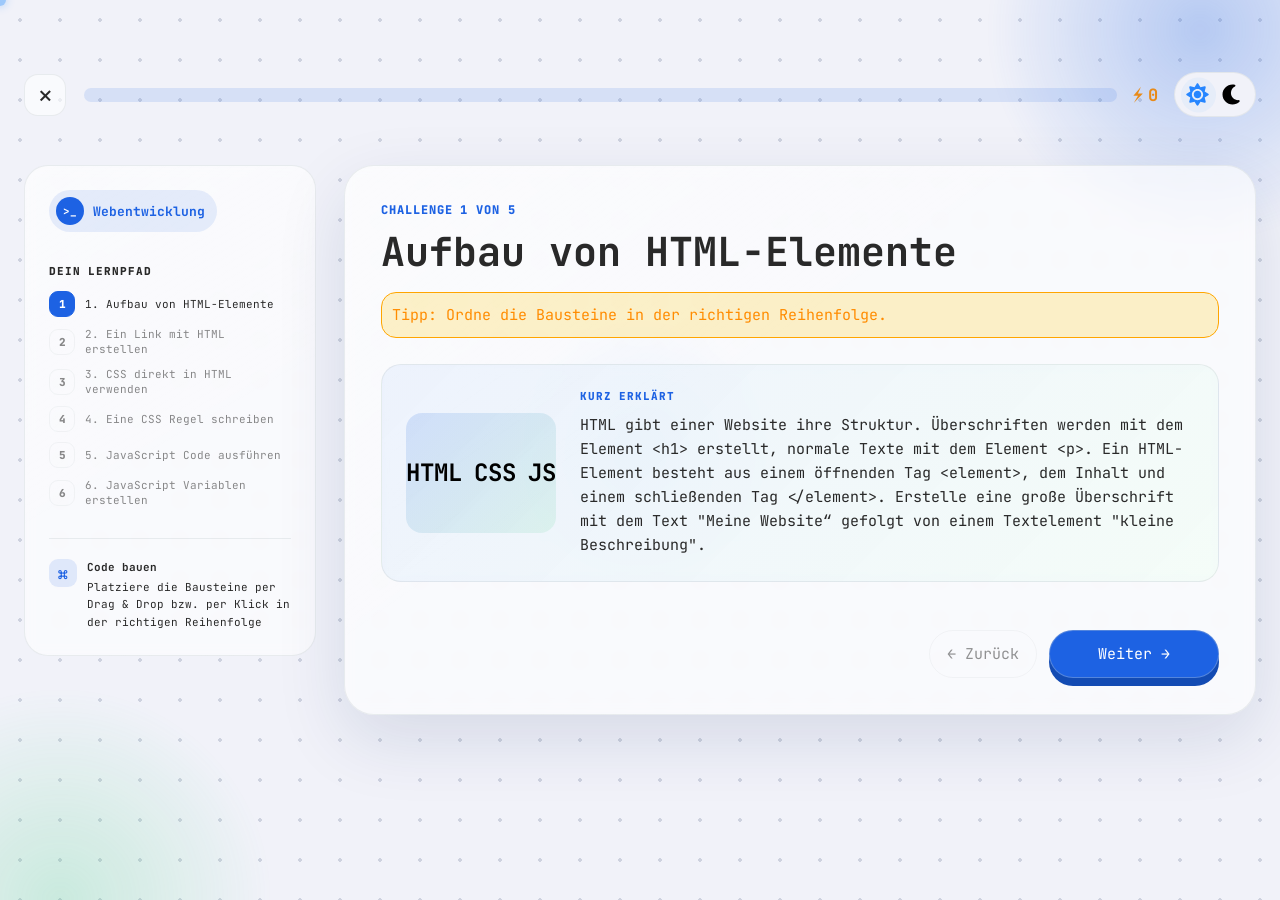
<file: probekurs.html>
<!DOCTYPE html>
<html lang="de">
<head>
    <meta charset="UTF-8">
    <meta name="viewport" content="width=device-width, initial-scale=1.0">
    <meta name="description" content="Ein spielerischer Probekurs für Programmier-Einsteiger.">
    <title>Probekurs</title>
    <link rel="stylesheet" href="style.css">
</head>
<body class="trial-page">
    <div class="cursor"></div>
    <div class="cursor-glow"></div>
    <div class="trial-orb trial-orb-one"></div>
    <div class="trial-orb trial-orb-two"></div>

    <main class="trial-shell">
        <header class="trial-header">
            <a class="trial-close" href="kurse.html" aria-label="Zurück zu den Kursen">×</a>
            <div class="trial-progress" aria-label="Lektionsfortschritt"><span class="trial-progress-bar"></span></div>
            <span class="trial-streak" aria-label="Punkte"><span aria-hidden="true">⚡</span> <strong class="trial-score">0</strong></span>
            <label class="darkmode-toggle trial-theme-toggle" aria-label="Farbschema wechseln">
                <span class="selector"></span>
                <img src="assets/images/sun-solid-full.svg" alt="" class="mode-icon light">
                <img src="assets/images/moon-solid-full.svg" alt="" class="mode-icon dark">
            </label>
        </header>

        <div class="trial-layout">
            <aside class="trial-sidebar">
                <div class="trial-badge"><span class="trial-course-icon">&lt;/&gt;</span><span class="trial-course-name">Probekurs</span></div>
                <p class="trial-sidebar-label">DEIN LERNPFAD</p>
                <div class="trial-steps" aria-label="Aufgabenfortschritt"></div>
                <div class="trial-tip"><span aria-hidden="true">⌘</span><p><strong>Code bauen</strong>Platziere die Bausteine per Drag & Drop bzw. per Klick in der richtigen Reihenfolge</p></div>
            </aside>

            <section class="trial-lesson" aria-live="polite">
                <p class="trial-step">CHALLENGE <span class="trial-step-number">1</span> VON 5</p>
                <h1 class="trial-question">Lade die Lektion …</h1>
                <p class="trial-hint"></p>
                <div class="trial-explainer">
                    <div class="trial-concept-visual" aria-hidden="true"></div>
                    <div><p class="trial-explainer-label">KURZ ERKLÄRT</p><p class="trial-explainer-text"></p></div>
                </div>
                <div class="code-builder">
                    <div class="code-window">
                        <div class="code-window-bar"><span></span><span></span><span></span><p class="trial-file-name">main.html</p></div>
                        <div class="code-slots" aria-label="Code-Arbeitsbereich"></div>
                    </div>
                    <div class="code-bank-wrap">
                        <p>CODE-BAUSTEINE</p>
                        <div class="code-bank" aria-label="Verfügbare Code-Bausteine"></div>
                    </div>
                </div>
                <div class="trial-result" hidden><p>DEIN AKTUELLER CODE</p><pre><code></code></pre></div>
                <div class="trial-feedback-box" role="status" hidden><p class="trial-feedback"></p></div>
                <div class="trial-actions"><button class="trial-prev" type="button">← Zurück</button><button class="trial-next" type="button">Weiter →</button></div>
            </section>
        </div>

    </main>

    <script src="script.js"></script>
    <script src="probekurs.js"></script>
</body>
</html>
</file>
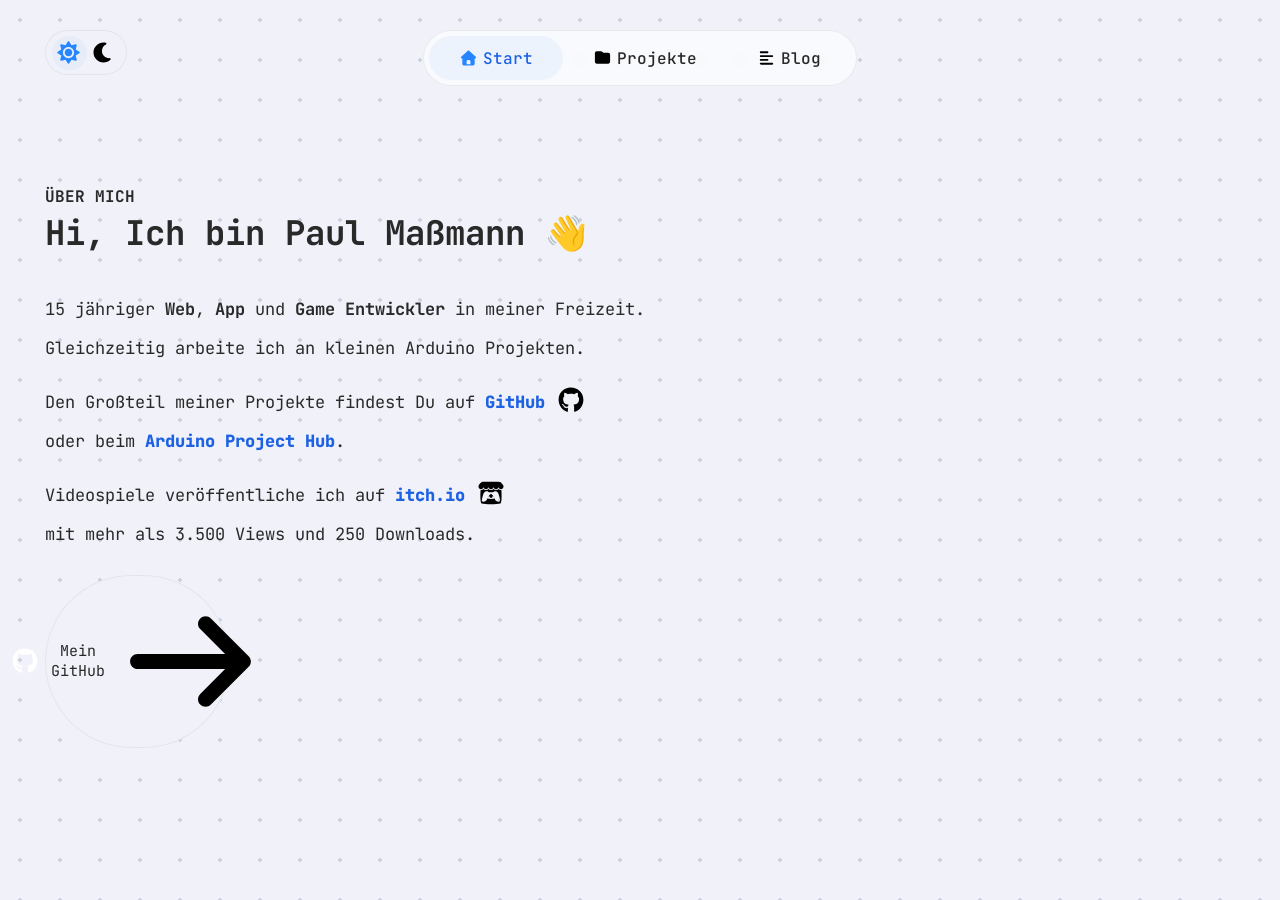
<file: start.html>
<!DOCTYPE html>
<html lang="en">
<head>
    <meta charset="UTF-8">
    <title>Start</title>
</head>
<body>
    <link rel="stylesheet" href="style.css">
    <link rel="stylesheet" href="https://fonts.googleapis.com/css2?family=Inter:wght@400;500;600;700&display=swap">
    
    <!-- Top Bar -->
    <div class="top-bar">

        <!-- Dark & Light mode toggle -->
        <label class="darkmode-toggle">
            <span class="selector"></span>
            <img src="assets/images/sun-solid-full.svg" alt="Light Mode Icon" class="mode-icon light">
            <img src="assets/images/moon-solid-full.svg" alt="Dark Mode Icon" class="mode-icon dark">
        </label>

        <!-- Navigation Bar -->
        <nav class="navbar">
            <div class="nav-container">
                <div class="nav-indicator"></div>

                <a href="start.html" class="nav-item active">
                    <img src="assets/images/house-solid-full.svg" alt="Start Icon" class="nav-icon">
                    <span>Start</span>
                </a>
                <a href="projekte.html" class="nav-item">
                    <img src="assets/images/folder-solid-full.svg" alt="Projekte Icon" class="nav-icon">
                    <span>Projekte</span>
                </a>
                <a href="blog.html" class="nav-item">
                    <img src="assets/images/align-left-solid-full.svg" alt="Blog Icon" class="nav-icon">
                    <span>Blog</span>
                </a>
            </div>
        </nav>
    </div>

    <!-- Content -->
    <div class="main-container">
        <h4 class="main-text">ÜBER MICH</h4>
        <h1 class="main-text">Hi, Ich bin Paul Maßmann 👋</h1>
        <p class="main-text">15 jähriger <strong>Web</strong>, <strong>App</strong> und <strong>Game Entwickler</strong> in meiner Freizeit.</p>
        <p class="main-text">Gleichzeitig arbeite ich an kleinen Arduino Projekten.</p>
        <p class="main-text">Den Großteil meiner Projekte findest Du auf <a href="https://github.com/Paul-dev-git" class="link">GitHub</a>
            <a href="https://github.com/Paul-dev-git">
                <img src="assets/images/github-brands-solid-full.svg" class="main-image">
            </a>
        </p>
        <p class="main-text">oder beim <a href="https://projecthub.arduino.cc/arduinonano" class="link">Arduino Project Hub</a>.</p>
        <p class="main-text">Videospiele veröffentliche ich auf <a href="https://pauligamedev.itch.io/" class="link">itch.io</a>
            <a href="https://pauligamedev.itch.io/">
                <img src="assets/images/itch-io-brands-solid-full.svg" class="main-image">
            </a>
        </p>
        <p class="main-text">mit mehr als 3.500 Views und 250 Downloads.</p>
        <a href="https://github.com/Paul-dev-git">
            <button>
                <img src="assets/images/github-brands-solid-full.svg" class="github-icon">
                Mein GitHub
                <img src="assets/images/arrow-right-solid-full.svg" class="arrow">
            </button>
        </a>
    </div>
    <script src="script.js"></script>
</body>
</html>
</file>
<file: style.css>
@import url('https://fonts.googleapis.com/css2?family=JetBrains+Mono:ital,wght@0,100..800;1,100..800&display=swap');

/* =========================================================
  1. Variablen
  ========================================================= */

:root {
    --color-bg-light: rgb(241, 242, 249);
    --color-bg-dark: #070712;

    --color-surface-light: rgb(255 255 255 / 0.6);
    --color-surface-dark: rgb(46 46 55 / 0.35);

    --color-second-surface-light: rgb(241, 242, 249);
    --color-second-surface-dark: rgba(57, 61, 71, 0.4);

    --color-text-light: #292929;
    --color-text-dark: #f2f2f7;

    --color-primary: #1d62e3;
    --color-primary-transparent: rgb(29 98 227 / 0.4);

    --color-hover-light: rgba(152, 152, 170, 0.17);
    --color-hover-dark: rgba(255,255,255,0.08);

    --color-shadow-light: rgba(0, 80, 255, 0.3);
    --color-shadow-dark: rgba(0, 80, 255, 0.2);

    --background-color: var(--color-bg-light);
    --surface-color: var(--color-surface-light);
    --second-surface-color: var(--color-second-surface-light);
    --text-color: var(--color-text-light);
    --nav-active-bg: rgba(186, 214, 250, 0.2);

    --grid-color-light: rgb(206, 210, 223);
    --grid-color-dark: rgb(27 28 35);

    --border-color-light: rgba(194, 203, 207, 0.33);
    --border-color-dark: rgb(38, 38, 41);

    --grid-size: 40px;
    --grid-cross: 4px;

    --grid-color: var(--grid-color-light);
    --color-border: var(--border-color-light);
    --color-shadow: var(--color-shadow-light);
}

/* Ensure [hidden] removes element from layout so empty containers do not occupy space */
[hidden] { display: none !important; }

/* =========================================================
   2. Dunkelmodus
   ========================================================= */

[data-theme="dark"] {
    --background-color: var(--color-bg-dark);
    --surface-color: var(--color-surface-dark);
    --second-surface-color: var(--color-second-surface-dark);
    --text-color: var(--color-text-dark);
    --nav-active-bg: var(--color-hover-dark);
    --grid-color: var(--grid-color-dark);
    --color-border: var(--border-color-dark);
    --color-shadow: var(--color-shadow-dark);

    .blog-icon{
        filter: invert(100%);
    }
}

/* =========================================================
   3. Aufbau
   ========================================================= */

body{
    margin:0;
    height: 100%;
    min-width: 0;
    overflow-x: hidden;
    cursor: none;
    font-family:"JetBrains Mono", monospace;
    background-color:var(--background-color);
    transition: background-color 0.25s ease-in-out;
}

html {
    scroll-behavior: auto;
}

body::before{
    content:"";
    position:fixed;
    inset:0;
    z-index:-1;

    background-image: radial-gradient(
            circle,
            var(--grid-color) calc(var(--grid-cross) / 2),
            transparent calc(var(--grid-cross) / 2)
    );

    background-size: var(--grid-size) var(--grid-size);
}


.footer-container{
    display:flex;
    flex-direction: column;
    justify-content: center;
    align-items: center;
    padding: 100px 20px 20px 20px;
    background: linear-gradient(to top, var(--background-color), rgba(255, 255, 255, 0));
    color: var(--text-color);
}

/* =========================================================
   4. Layout
   ========================================================= */

.top-bar {
    display: flex;
    align-items: center;
    justify-content: center;
    position: relative;
    margin-top: 30px;
    width: 100%;
    z-index: 1000;
}

.navbar {
    position: fixed;
    top: 30px;
    display: flex;
    justify-content: center;
    width: auto;
    z-index: 1000;
    background-color: var(--surface-color);
    backdrop-filter: blur(3px);
    padding: 5px 0;
    border: 1px solid var(--color-border);
    border-radius: 90px;
}

.darkmode-toggle {
    position: fixed;
    top: 30px;
    left: 45px;
    display: flex;
    align-items: center;
    justify-content: center;
    width: 60px;
    height: 23px;
    padding: 10px;
    background-color: var(--second-surface-color);
    border-radius: 90px;
    border: 1px solid var(--color-border);
    cursor: pointer;
    z-index: 1001;
    backdrop-filter: blur(3px);
    box-sizing: content-box;
}

.skills-container,
.project-container {
    margin-top: 40px;
    margin-left: auto;
    margin-right: auto;
    max-width: 800px;
    backdrop-filter: blur(2px);
    z-index: 5;
}

/* =========================================================
   5. Inhalt
   ========================================================= */

.main-container{
    margin-top: 120px;
    padding: 15px;
    border-radius: 25px;
    animation: flyIn 0.8s ease forwards;
    animation-delay: 0.4s;
    transition: box-shadow 0.4s ease-in-out;
}

#start-container{
    width: 600px;
}

.hero{
    display: flex;
    flex-direction: row;
    justify-content: center;
    align-items: center;
    margin-left: 15%;
}

#higher{
    margin-top: -20px;
}

#up{
    margin-top: -30px;
}

#mac-image{
    width: 70%;
    margin-top: 10%;
    border-radius: 25px;
    border: 2px solid var(--color-border);
}

#projekte-button{
    background-color: var(--text-color);
    color: var(--background-color);
}

#projekte-button:hover{
    border: 0 solid var(--background-color);
}

.stats-grid{
    display: flex;
    flex-direction: row;
    justify-content: center;
    margin-top: 50px;
    margin-left: 3%;
    margin-bottom: 100px;
}

.leidenschaften-grid{
    display: flex;
    flex-direction: row;
    justify-content: center;
    margin-top: -10px;
    margin-left: 3%;
    margin-bottom: 100px;
}

#leidenschaften-item1,
#leidenschaften-item2,
#leidenschaften-item3,
#leidenschaften-item4 {
    display: flex;
    flex-direction: column;
    margin-left: 10px;
    margin-right: 20px;
    padding-left: 20px;
    padding-right: 20px;
    width: 200px;
    border-radius: 25px;
    border: 2px solid var(--color-border);
    backdrop-filter: blur(3px);
    transition: transform 0.3s ease-in-out, border 0.3s ease-in-out, box-shadow 0.3s ease-in-out;
}

.stats-item{
    display: flex;
    flex-direction: column;
    margin-left: 10px;
    margin-right: 20px;
    padding-left: 20px;
    padding-right: 20px;
    width: 200px;
    background-color: var(--surface-color);
    border-radius: 25px;
    border: 2px solid var(--color-border);
    backdrop-filter: blur(3px);
    transition: transform 0.3s ease-in-out,
                border 0.3s ease-in-out,
                box-shadow 0.3s ease-in-out;
}

.stats-item:hover {
    transform: translateY(-5px);
    box-shadow: 0 0 10px rgba(0, 72, 255, 0.25),
    0 0 20px rgba(0, 72, 255, 0.25),
    0 0 30px rgba(0, 89, 255, 0.25);
    border: 2px solid rgba(0, 81, 255, 0.78);
}

.linksbündig{
    display: flex;
    flex-direction: column;
    justify-content: flex-start;
}

#leidenschaften-item1{
    background: radial-gradient(circle at top right,
    rgb(180 235 255 / 0.5) 0%,
    rgba(180, 225, 255, 0.08) 50%,
    rgba(180, 225, 255, 0) 70%);
}

#leidenschaften-item1:hover{
    transform: translateY(-5px);
    box-shadow: 0 0 10px rgb(34 193 251 / 0.4),
    0 0 20px rgb(36 195 255 / 0.4),
    0 0 30px rgb(45 199 255 / 0.4);
    border: 2px solid rgb(41 156 198 / 0.78);
}

#leidenschaften-item2{
    background: radial-gradient(circle at top right,
    rgb(195 166 255 / 0.5) 0%,
    rgba(238, 235 ,252, 0.08) 50%,
    rgba(238, 235 ,252, 0) 70%);
}

#leidenschaften-item2:hover{
    transform: translateY(-5px);
    box-shadow: 0 0 10px rgb(136 74 255 / 0.4),
    0 0 20px rgb(132 70 251 / 0.4),
    0 0 30px rgb(131 70 255 / 0.4);
    border: 2px solid rgb(124 87 198 / 0.78);
}

#leidenschaften-item3{
    background: radial-gradient(circle at top right,
    rgb(105 223 152 / 0.5) 0%,
    rgba(46, 204, 113, 0.08) 50%,
    rgba(46, 204, 113, 0) 70%);
}

#leidenschaften-item3:hover{
    transform: translateY(-5px);
    box-shadow: 0 0 10px rgb(21 149 70 / 0.2),
    0 0 20px rgb(21 129 64 / 0.2),
    0 0 30px rgb(23 122 60 / 0.2);
    border: 2px solid rgb(38 138 78 / 0.78);
}

#leidenschaften-item4{
    background: radial-gradient(circle at top right,
    rgb(253 205 115 / 0.5) 0%,
    rgba(253, 240, 183, 0.08) 50%,
    rgba(253, 240, 183, 0) 70%);
}

#leidenschaften-item4:hover{
    transform: translateY(-5px);
    box-shadow:
            0 0 10px rgb(237 164 69 / 0.3),
            0 0 20px rgb(230 144 58 / 0.3),
            0 0 30px rgb(234 152 71 / 0.3);
    border: 2px solid rgb(255 182 39 / 0.78);
}

.stat{
    font-size: 28px;
    font-weight: bold;
    margin-bottom: -10px;
    color: var(--text-color);
    margin-left: 5px;
}

.leidenschaft-title{
    font-size: 20px;
    font-weight: bold;
    margin-bottom: -10px;
    margin-top: 25px;
    color: var(--text-color);
    margin-left: 5px;
}

.stats-image{
    width: 27px;
    margin-bottom: -20px;
    padding-top: 20px;
    margin-left: 5px;
}

#leidenschaften-image1,
#leidenschaften-image2,
#leidenschaften-image3,
#leidenschaften-image4 {
    width: 27px;
    margin-bottom: -20px;
    margin-top: 20px;
    margin-left: 5px;
    border-radius: 15px;
    padding: 8px;
}

#leidenschaften-image1{
    background-color: rgb(76 179 248 / 0.1);
}

#leidenschaften-image2{
    background-color: rgb(100 75 248 / 0.1);
}

#leidenschaften-image3{
    background-color: rgb(46 244 161 / 0.1);
}

#leidenschaften-image4{
    background-color: rgb(246 176 46 / 0.1);
}

#verfügbar_indicator{
    display: flex;
    flex-direction: row;
    align-items: center;
    justify-content: left;
    margin-left: 5%;
    margin-bottom: -2%;
    background-color: var(--surface-color);
    max-width: 300px;
    border-radius: 100px;
    border: 1px solid var(--color-border);
}

#hero2{
    margin-left: 0;
}

#verfügbar_indicator p{
    font-size: 14px;
    color: #626c77;
    margin-left: 15px;
}

.color-blob {
    position: absolute;
    top: 20px;
    right: 100px;
    width: 800px;
    height: 800px;
    z-index: -1;

    border-radius: 50%;

    background: radial-gradient(
            circle,
            rgba(29, 98, 227, 0.25) 0%,
            rgba(29, 98, 227, 0.05) 50%,
            rgba(29, 98, 227, 0) 70%
    );
}

.color-blob2 {
    position: absolute;
    top: 45px;
    left: 300px;
    width: 300px;
    height: 300px;
    z-index: -3;

    border-radius: 50%;

    background: radial-gradient(
            circle,
            rgba(46, 204, 113, 0.1) 0%,
            rgba(46, 204, 113, 0.02) 50%,
            rgba(46, 204, 113, 0) 70%
    );
}

.color-blob3 {
    position: absolute;
    top: 300px;
    left: 450px;
    width: 700px;
    height: 700px;
    z-index: -3;

    border-radius: 50%;

    background: radial-gradient(
            circle,
            rgba(174, 51, 237, 0.2) 0%,
            rgba(174, 51, 237, 0.02) 50%,
            rgba(174, 51, 237, 0) 70%
    );
}

.color-blob4 {
    position: absolute;
    top: 100px;
    right: 100px;
    width: 800px;
    height: 800px;
    z-index: -1;

    border-radius: 50%;

    background: radial-gradient(
            circle,
            rgba(29, 98, 227, 0.25) 0%,
            rgba(29, 98, 227, 0.05) 50%,
            rgba(29, 98, 227, 0) 70%
    );
}

.color-blob5 {
    position: absolute;
    top: 45px;
    left: 350px;
    width: 300px;
    height: 300px;
    z-index: -3;

    border-radius: 50%;

    background: radial-gradient(
            circle,
            rgba(46, 204, 113, 0.1) 0%,
            rgba(46, 204, 113, 0.02) 50%,
            rgba(46, 204, 113, 0) 70%
    );
}

.color-blob6 {
    position: absolute;
    top: 700px;
    left: 300px;
    width: 700px;
    height: 700px;
    z-index: -3;

    border-radius: 50%;

    background: radial-gradient(
            circle,
            rgba(174, 51, 237, 0.2) 0%,
            rgba(174, 51, 237, 0.02) 50%,
            rgba(174, 51, 237, 0) 70%
    );
}

.color-blob7 {
    position: absolute;
    top: 200px;
    right: 180px;
    width: 800px;
    height: 800px;
    z-index: -1;

    border-radius: 50%;

    background: radial-gradient(
            circle,
            rgba(29, 98, 227, 0.25) 0%,
            rgba(29, 98, 227, 0.05) 50%,
            rgba(29, 98, 227, 0) 70%
    );
}

.color-blob8 {
    position: absolute;
    top: 45px;
    left: 280px;
    width: 300px;
    height: 300px;
    z-index: -3;

    border-radius: 50%;

    background: radial-gradient(
            circle,
            rgba(46, 204, 113, 0.1) 0%,
            rgba(46, 204, 113, 0.02) 50%,
            rgba(46, 204, 113, 0) 70%
    );
}

.color-blob9 {
    position: absolute;
    top: 550px;
    left: 550px;
    width: 700px;
    height: 700px;
    z-index: -3;

    border-radius: 50%;

    background: radial-gradient(
            circle,
            rgba(174, 51, 237, 0.2) 0%,
            rgba(174, 51, 237, 0.02) 50%,
            rgba(174, 51, 237, 0) 70%
    );
}

.space{
    height: 35px;
}

#kurse-text{
    margin-top: 4px;
    margin-bottom: 50px;
}

#right-side{
    position: absolute;
    right: 20px;
    background-color: rgb(246 246 246 / 0.8);
    backdrop-filter: blur(3px);
}

#right-side p{
    color: #202020;
    padding-left: 5px;
    padding-right: 5px;
}

.color-blob10 {
    position: absolute;
    top: 100px;
    right: 550px;
    width: 800px;
    height: 800px;
    z-index: -1;

    border-radius: 50%;

    background: radial-gradient(
            circle,
            rgba(29, 98, 227, 0.25) 0%,
            rgba(29, 98, 227, 0.05) 50%,
            rgba(29, 98, 227, 0) 70%
    );
}


#green_dot {
    width: 10px;
    height: 10px;
    background-color: #2ecc71;
    border-radius: 50%;
    position: relative;
    display: inline-block;
    margin-left: 20px;
}

#white_dot {
    width: 10px;
    height: 10px;
    background-color: #ffffff;
    border-radius: 50%;
    position: relative;
    display: inline-block;
    margin-left: 5px;
}

#green_dot::before {
    content: "";
    position: absolute;
    top: 0;
    left: 0;
    width: 100%;
    height: 100%;
    background-color: #2ecc71;
    border-radius: 50%;
    z-index: 5;

    animation: pulse 2s infinite ease-out;
}

#white_dot::before {
    content: "";
    position: absolute;
    top: 0;
    left: 0;
    width: 100%;
    height: 100%;
    background-color: #ffffff;
    border-radius: 50%;
    z-index: 5;

    animation: pulse 2s infinite ease-out;
}

@keyframes pulse {
    0% {
        transform: scale(1);
        opacity: 0.75;
    }
    100% {
        transform: scale(3);
        opacity: 0;
    }
}

.small{
    font-size: 14px;
    color: var(--text-color);
    margin-left: 5px;
}

.leidenschaften-container {
    display: flex;
    flex-direction: column;
    justify-content: center;
    align-items: center;
    margin-top: 30px;
}

.skills{
    margin-top: -20px;
    margin-bottom: -80px;
}

.kontakt-container{
    display: flex;
    flex-direction: column;
    justify-content: center;
    align-items: center;
    background: linear-gradient(to bottom right, #d1cefa, #d2e5ff);
    margin-top: 120px;
    margin-left: 20%;
    margin-right: 20%;
    white-space: normal;
    padding: 20px;
    border-radius: 25px;
    border: 2px solid var(--color-border);
}

.row-layout{
    display: flex;
    flex-direction: row;
    justify-content: center;
    width: 80%;
}

.column-layout{
    width: 600px;
}

.column-layout h1{
    color: black;
    margin-left: -80px;
}

.column-layout h4{
    color: black;
    margin-left: -80px;
}

.column-layout p{
    color: black;
    margin-left: -80px;
}

#kontakt-button {
    display: flex;
    align-items: center;
    justify-content: center;
    gap: 10px;
    background-color: black;
    color: white;
    border: 1px solid var(--color-border);
    border-radius: 50px;
    height: 50px;
    padding: 10px 22px;
    align-self: center;
    width: 35%;
    margin-right: -70px;
}

.link {
    transition: transform 0.2s ease-in-out;
}

.link:hover {
    transform: scale(1.05);
}

.courses-button {
    transition: transform 0.2s ease-in-out;
}

.courses-button:hover {
    transform: scale(1.05);
}

#low{
    margin-top: 30px;
    font-size: 35px;
}

.project-container{
    display: flex;
    background: radial-gradient(circle at top right,
    rgb(93 207 248 / 0.7) 0%,
    rgb(80 178 244 / 0.2) 20%,
    var(--surface-color) 50%);
    border-radius: 25px;
    border: 1px solid var(--color-border);
    transition: box-shadow, border-color 0.4s ease-in-out;
    width: min(1000px, calc(100% - 40px));
    margin-left: auto;
    margin-right: auto;
}

.blog-container2{
    display: flex;
    background: radial-gradient(circle at top right,
    rgb(69 237 138 / 0.78) 0%,
    rgb(69 237 138 / 0.2) 20%,
    var(--surface-color) 50%);
    border-radius: 25px;
    border: 1px solid var(--color-border);
    transition: box-shadow, border-color 0.4s ease-in-out;
    margin-right: 10px;
    margin-left: 10px;
    width: 390px;
}

.blog-container3{
    display: flex;
    background: radial-gradient(circle at top right,
    rgb(169 130 250 / 0.78) 0%,
    rgb(195 166 255 / 0.2) 20%,
    var(--surface-color) 50%);
    border-radius: 25px;
    border: 1px solid var(--color-border);
    transition: box-shadow, border-color 0.4s ease-in-out;
    margin-right: 10px;
    margin-left: 10px;
    width: 390px;
}

#projectnum{
    background-color: rgb(80 178 244 / 0.2);
    width: fit-content;
    min-width: 125px;
    white-space: nowrap;
    border-radius: 15px;
    margin-top: 30px;
    margin-left: 25px;
    font-size: 15px;
    font-weight: bold;
    color: rgb(29 133 170);
    padding: 3px 15px;
}

.blogs-row{
    display: flex;
    flex-direction: row;
    justify-content: center;
    margin-top: 20px;
}

.blogs-row h1{
    max-width: 350px;
    margin-right: 20px;
}

.blogs-row p{
    max-width: 370px;
}

.project-image{
    width: 50%;
    z-index: 5;
    border-top-left-radius: 25px;
    border-bottom-left-radius: 25px;
    transition: transform 0.4s ease-in-out;
}

.project-info{
    width: 500px;
}

.blog-info{
    width: 500px;
    margin-top: 55px;
    margin-left: -10px;
}

.blog-icon{
    height: 22px;
    width: 22px;
    margin-right: 8px;
}

.project-info-text{
    color: var(--text-color);
    font-size: 16px;
    margin: -25px 10px 25px 40px;
}

.project-info-text-colored{
    color: rgb(44 135 168);
    font-size: 16px;
    font-weight: bold;
    margin: -40px 20px 25px 30px;
}

.blog-info-text{
    margin-left: 40px;
    margin-top: -25px;
    color: var(--text-color);
    font-size: 17px;
    width: 650px;
}

.buttons-container{
    display: flex;
    flex-direction: row;
    margin-top: -35px;
    margin-left: 10px;
}

.button1{
    color: var(--background-color);
    background-color: var(--text-color);
    border: 1px solid var(--color-border);
}

.button1:hover{
    color: var(--background-color);
    border: 1px solid var(--color-border);
}

.button2{
    margin-left: 10px;
}

@keyframes flyIn {
    from{ transform: translateY(40px); opacity:0; }
    to{ transform: translateY(0); opacity:1; }
}

.main-text{
    padding-left: 30px;
    color:var(--text-color);
}

.main-text-smaller{
    padding-left: 40px;
    color:var(--text-color);
    font-size: 30px;
    width: 700px;
}

.main-image{
    width: 32px;
    position: relative;
    top: 8px;
}

.github-icon{
    width:32px;
    filter: brightness(0) invert(1);
}

.arrow-icon{
    width: 16px;
    height: 16px;

    background-color: var(--text-color);

    -webkit-mask: url("assets/images/arrow-right-solid-full.svg") no-repeat center;
    mask: url("assets/images/arrow-right-solid-full.svg") no-repeat center;

    -webkit-mask-size: contain;
    mask-size: contain;

    transition: background-color 0.3s ease;
}

.arrow-icon-inverted{
    width: 16px;
    height: 16px;

    background-color: var(--background-color);

    -webkit-mask: url("assets/images/arrow-right-solid-full.svg") no-repeat center;
    mask: url("assets/images/arrow-right-solid-full.svg") no-repeat center;

    -webkit-mask-size: contain;
    mask-size: contain;

    transition: background-color 0.3s ease;
}

.arrow-icon-white{
    width: 16px;
    height: 16px;

    background-color: white;

    -webkit-mask: url("assets/images/arrow-right-solid-full.svg") no-repeat center;
    mask: url("assets/images/arrow-right-solid-full.svg") no-repeat center;

    -webkit-mask-size: contain;
    mask-size: contain;

    transition: background-color 0.3s ease;
}

.arrow-icon-blue{
    width: 20px;
    height: 20px;

    background-color: var(--color-primary);

    -webkit-mask: url("assets/images/arrow-right-solid-full.svg") no-repeat center;
    mask: url("assets/images/arrow-right-solid-full.svg") no-repeat center;

    -webkit-mask-size: contain;
    mask-size: contain;

    margin-top: 5px;
}

.arrow-icon-pink{
    width: 20px;
    height: 20px;

    background-color: #6d43c8;

    -webkit-mask: url("assets/images/arrow-right-solid-full.svg") no-repeat center;
    mask: url("assets/images/arrow-right-solid-full.svg") no-repeat center;

    -webkit-mask-size: contain;
    mask-size: contain;

    margin-top: 5px;
}

.arrow-icon-green{
    width: 20px;
    height: 20px;

    background-color: #19934d;

    -webkit-mask: url("assets/images/arrow-right-solid-full.svg") no-repeat center;
    mask: url("assets/images/arrow-right-solid-full.svg") no-repeat center;

    -webkit-mask-size: contain;
    mask-size: contain;

    margin-top: 5px;
}

.row{
    display: inline-flex;
    align-items: center;
    gap: 8px;
    color: var(--color-primary);
    font-size: 105%;
    font-weight: bold;
    margin-left: 40px;
    margin-bottom: 15px;
}

button {
    display: flex;
    align-items: center;
    justify-content: center;
    gap: 10px;
    font-size: 15px;
    font-family: "JetBrains Mono", monospace;
    color: var(--text-color);
    background-color: var(--second-surface-color);
    border: 1px solid var(--color-border);
    cursor: pointer;
    border-radius: 150px;
    padding: 10px 16px;
    margin-left: 30px;
    margin-top: 30px;
    margin-bottom: 20px;
    transition: transform 0.3s ease, color 0.3s, box-shadow 0.3s;
}

button:hover {
    transform: scale(1.05) rotate(2deg);
    box-shadow: 0 0 10px rgba(0, 72, 255, 0.25),
    0 0 20px rgba(0, 72, 255, 0.25),
    0 0 30px rgba(0, 89, 255, 0.25);
    border: 2px solid rgba(0, 81, 255, 0.78);
    color: var(--color-primary);
}

.button-icon{
    width: 24px;
    height: 24px;

    background-color: var(--text-color);

    -webkit-mask: url("assets/images/github-brands-solid-full.svg") no-repeat center;
    mask: url("assets/images/github-brands-solid-full.svg") no-repeat center;

    -webkit-mask-size: contain;
    mask-size: contain;

    transition: background-color 0.3s ease;
}

.live-button-icon{
    width: 24px;
    height: 24px;

    background-color: var(--text-color);

    -webkit-mask: url("assets/images/globe-solid-full.svg") no-repeat center;
    mask: url("assets/images/globe-solid-full.svg") no-repeat center;

    -webkit-mask-size: contain;
    mask-size: contain;

    transition: background-color 0.3s ease;
}

.mail-button-icon{
    width: 24px;
    height: 24px;

    background-color: var(--text-color);

    -webkit-mask: url("assets/images/envelope-regular-full.svg") no-repeat center;
    mask: url("assets/images/envelope-regular-full.svg") no-repeat center;

    -webkit-mask-size: contain;
    mask-size: contain;

    transition: background-color 0.3s ease;
}

.mail-button-icon-inverted{
    width: 24px;
    height: 24px;

    background-color: white;

    -webkit-mask: url("assets/images/envelope-regular-full.svg") no-repeat center;
    mask: url("assets/images/envelope-regular-full.svg") no-repeat center;

    -webkit-mask-size: contain;
    mask-size: contain;

    transition: background-color 0.3s ease;
}

button:hover .button-icon{
    background-color: var(--color-primary);
}

button:hover .mail-button-icon{
    background-color: var(--color-primary);
}

button:hover .arrow-icon{
    background-color: var(--color-primary);
}

button:hover .live-button-icon{
    background-color: var(--color-primary);
}

.mail-button {
    transition: transform 0.3s ease, color 0.3s, box-shadow 0.3s;
}

.mail-button:hover {
    transform: scale(1.05) rotate(2deg);
}

.project-button1 {
    margin-left: 10px;
}
.project-button2 {
    margin-left: -25px;
}

.title {
    display: flex;
    flex-direction: column;
    text-align: center;
    align-items: center;
    margin-top: 90px;
}

.title-text {
    font-size: 45px;
    margin-top: 30px;
    color: var(--text-color);
}

.title-description{
    margin-left: 25%;
    margin-right: 25%;
    margin-top: -30px;
    font-size: 22px;
    width: 70%;
    color: var(--text-color);
}

.marquee-container {
    display: flex;
    flex-direction: column;
    gap: 40px;

    width: 100vw;
    position: relative;
    left: 50%;
    right: 50%;
    margin-left: -150vw;
    margin-right: -50vw;

    overflow: hidden;
    padding: 20px 0;

    -webkit-mask-image: linear-gradient(
            to right,
            transparent 0%,
            black 8%,
            black 92%,
            transparent 100%
    );
    mask-image: linear-gradient(
            to right,
            transparent 0%,
            black 8%,
            black 92%,
            transparent 100%
    );
}

.marquee-row {
    display: flex;
    width: 100%;
    overflow: hidden;
}

.marquee-track {
    display: flex;
    gap: 30px;
    width: max-content;
}

.card {
    background-color: var(--surface-color);
    border: 1px solid var(--color-border);
    border-radius: 25px;
    padding: 20px 25px;
    box-shadow: 0 4px 8px rgba(0, 0, 0, 0.05);

    display: flex;
    align-items: center;
    gap: 15px;
    flex-shrink: 0;

    transition: transform 0.2s ease, box-shadow 0.2s ease, border-color 0.2s ease;
    cursor: pointer;
}

.card-icon {
    width: 40px;
    height: 40px;
    object-fit: contain;
}

.card-name {
    font-size: 22px;
    font-weight: 600;
    color: var(--text-color);
    white-space: nowrap;
}

.to-left .marquee-track {
    animation: scroll-left 25s linear infinite;
}

.to-right .marquee-track {
    animation: scroll-right 25s linear infinite;
}

@keyframes scroll-left {
    0% {
        transform: translateX(0);
    }
    100% {
        transform: translateX(-50%);
    }
}

@keyframes scroll-right {
    0% {
        transform: translateX(-50%);
    }
    100% {
        transform: translateX(0);
    }
}

.feature-section {
    display: grid;
    grid-template-columns: repeat(3, 320px);
    padding: 20px;
    box-sizing: border-box;
}

.feature-box {
    display: grid;
    text-align: left;
    grid-template-columns: auto 1fr;
    grid-template-rows: auto auto;
    column-gap: 10px;
    row-gap: 6px;
    width: 265px;
    background-color: var(--second-surface-color);
    padding: 20px;
    border-radius: 25px;
    border: 2px solid var(--color-border);
    transition: 
            transform 0.5s ease-in-out,
        box-shadow 0.5s ease-in-out,
        border 0.5s ease-in-out;
}

.feature-box:hover {
    transform: scale(1.05);
    box-shadow: 0 0 10px rgba(0, 72, 255, 0.25),
    0 0 20px rgba(0, 72, 255, 0.25),
    0 0 30px rgba(0, 89, 255, 0.25);
    border: 2px solid rgba(0, 81, 255, 0.78);
}

.feature-free-box {
    display: grid;
    text-align: left;
    grid-template-columns: auto 1fr;
    grid-template-rows: auto auto;
    column-gap: 10px;
    row-gap: 6px;
    width: 265px;
    background-color: var(--second-surface-color);
    padding: 20px;
    border-radius: 25px;
    border: 2px solid var(--color-border);
    transition:
            transform 0.5s ease-in-out,
            box-shadow 0.5s ease-in-out,
            border 0.5s ease-in-out;
}

.feature-free-box:hover {
    transform: scale(1.05);
    box-shadow: 0 0 10px rgba(0, 72, 255, 0.25),
    0 0 20px rgba(0, 72, 255, 0.25),
    0 0 30px rgba(0, 89, 255, 0.25);
    border: 2px solid rgba(0, 81, 255, 0.78);
}

.courses-button{
    background-color: var(--color-primary);
    padding: 12px 24px;
    color: white;
}

.contact-link {
    display: flex;
    align-items: center;
    justify-content: center;
    gap: 10px;
    width: fit-content;
    margin: 30px 0 20px 30px;
    border-radius: 150px;
    font-size: 15px;
    font-family: "JetBrains Mono", monospace;
}

.courses-button:hover {
    background-color: var(--color-primary);
    color: white;
}

.courses-button-2{
    background-color: var(--background-color);
    padding: 12px 24px;
    color: var(--text-color);
    border: 2px solid var(--color-border);
}

.courses-button-2:hover {
    color: var(--color-primary);
    border: 2px solid var(--color-primary);
}

.courses-buttons{
    display: flex;
    flex-direction: row;
    margin-bottom: 40px;
}

.courses-button-icon{
    width: 24px;
    filter: invert(100%);
}

.icon-holder {
    grid-column: 1;
    grid-row: 1;

    width: 22px;
    height: 22px;
    background-color: rgb(70 125 255 / 0.15);
    padding: 5px;
    border-radius: 10px;

    display: flex;
    align-items: center;
    align-self: center;
}

.feature-heading {
    grid-column: 2;
    grid-row: 1;

    margin: 0;
    font-size: 18px;
    font-weight: 800;
    color: var(--text-color);
    align-self: center;
}

.feature-text {
    grid-column: 2;
    grid-row: 2;

    margin: 0;
    font-size: 14px;
    line-height: 1.6;
    color: var(--text-color);
}

@media (max-width: 768px) {
    .feature-section {
        grid-template-columns: 1fr;
    }
}

a{
    text-decoration: none;
}

h1 {
    padding-bottom: 20px;
    font-size: 34px;
}

h4 {
    font-size: 16px;
    margin-bottom: -20px;
}

p {
    font-size: 17px;
}

.small-text{
    font-weight: 400;
    padding-left: 30px;
    margin-top: 50px;
    color:var(--text-color);
}

.link {
    color: var(--color-primary);
    font-weight: 800;
}

/* =========================================================
   6. Bereich "Erfahrung"
   ========================================================= */

.skills-container {
    padding: 15px;
    background-color:var(--surface-color);
    border-radius: 25px;
    border: 1px solid var(--color-border);
    animation: flyIn 0.8s ease forwards;
    animation-delay: 0.4s;
    opacity: 0;
    margin-bottom: 50px;
    transition: box-shadow 0.4s ease-in-out;
}

.skills-container:hover{
    box-shadow: 10px 10px 30px 0 var(--color-shadow);
}

.grid-container {
    display: grid;
    grid-template-columns: repeat(8, 1fr);
    margin-left: 20%;
    margin-right: 20%;
    gap: 20px;
    padding: 20px;
}

.grid-item {
    display: flex;
    flex-direction: column;
    align-items: center;
    padding: 10px;
    width: 100px;
    height: 100px;
    background-color: var(--second-surface-color);
    border-radius: 15px;
    border: 2px solid var(--color-border);
    transition: transform 0.3s ease, box-shadow 0.3s ease, border 0.3s ease;
}

.grid-item img {
    width: 50px;
    margin-bottom: 10px;
}

.grid-item p {
    margin: 0;
    font-size: 16px;
    font-weight: 300;
    color: var(--text-color);
}

.grid-item:hover {
    transform: scale(1.05) translateY(-5px);
    box-shadow: 0 0 10px rgba(0, 102, 255, 0.25),
    0 0 20px rgba(0, 81, 255, 0.25),
    0 0 30px rgba(0, 81, 255, 0.25);
    border: 2px solid var(--color-primary);
}

.languages-container{
    display: flex;
    flex-direction: row;
    position: absolute;
    left: 0;
    bottom: 0;
    z-index: 99;
    flex-wrap: wrap;
    gap: 5px 0;
    margin-left: 20px;
    margin-top: 35px;
    margin-bottom: 20px;
}

.blog-container{
    display: flex;
    flex-direction: row;
    flex-wrap: wrap;
    margin-left: 20px;
    gap: 2px 0;
    margin-bottom: -30px;
}

.language-item {
    display: flex;
    flex-direction: row;
    align-items: center;
    width: fit-content;
    margin-top: -40px;
    padding-left: 10px;
    margin-left: -5px;
    scale: 80%;
    background-color: var(--second-surface-color);
    backdrop-filter: blur(3px);
    border-radius: 150px;
    transition: transform 0.3s ease, box-shadow 0.3s ease, border 0.3s ease;
}

.live-indicator{
    position: absolute;
    display: flex;
    top: 10px;
    left: 10px;
    z-index: 99;
    flex-direction: row;
    align-items: center;
    padding-left: 10px;
    padding-right: 10px;
    background: rgb(255 0 0 / 0.65);
    backdrop-filter: blur(3px);
    border-radius: 100px;
}

.date-indicator{
    position: absolute;
    display: flex;
    top: 10px;
    right: 52%;
    z-index: 99;
    flex-direction: row;
    align-items: center;
    padding-left: 10px;
    padding-right: 10px;
    background: var(--surface-color);
    backdrop-filter: blur(3px);
    border-radius: 100px;
}

.live-indicator p{
    color: white;
    margin-left: 10px;
    font-size: 14px;
    font-weight: bold;
    margin-top: 8px;
    margin-bottom: 8px;
}

.date-indicator p{
    color: var(--text-color);
    margin-left: 10px;
    font-size: 14px;
    font-weight: bold;
    margin-top: 8px;
    margin-bottom: 8px;
}

.category-item {
    display: flex;
    flex-direction: row;
    align-items: center;
    width: fit-content;
    margin-top: -40px;
    padding-left: 10px;
    height: 40px;
    padding-right: 10px;
    scale: 80%;
    background-color: rgba(55, 142, 255, 0.2);
    border-radius: 150px;
    transition: transform 0.3s ease, box-shadow 0.3s ease, border 0.3s ease;
}

.category-item3 {
    display: flex;
    flex-direction: row;
    align-items: center;
    width: fit-content;
    margin-top: -40px;
    padding-left: 10px;
    height: 40px;
    padding-right: 10px;
    scale: 80%;
    background-color: rgb(169 130 250 / 0.2);
    border-radius: 150px;
    transition: transform 0.3s ease, box-shadow 0.3s ease, border 0.3s ease;
}

.category-item2 {
    display: flex;
    flex-direction: row;
    align-items: center;
    width: fit-content;
    margin-top: -40px;
    padding-left: 10px;
    height: 40px;
    padding-right: 10px;
    scale: 80%;
    background-color: rgb(46 204 113 / 0.2);
    border-radius: 150px;
    transition: transform 0.3s ease, box-shadow 0.3s ease, border 0.3s ease;
}

.category-item-learn{
    display: flex;
    align-items: center;
    width: fit-content;
    color: var(--color-primary);
    padding-left: 20px;
    padding-right: 20px;
    margin-bottom: -10px;
    height: 40px;
    scale: 90%;
    background-color: rgba(55, 142, 255, 0.2);
    border-radius: 150px;
    transition: transform 0.3s ease, box-shadow 0.3s ease, border 0.3s ease;
}

.rest-info-item{
    display: flex;
    flex-direction: row;
    align-items: center;
    width: fit-content;
    margin-top: -40px;
    height: 40px;
    padding-left: 5px;
    padding-right: 5px;
    margin-left: -20px;
    scale: 80%;
    color: var(--text-color);
}

.language-item img {
    max-width: 20px;
    margin-right: 10px;
}

.language-item p {
    margin: 0;
    font-size: 15px;
    color: var(--text-color);
}

.category-item p{
    color: var(--color-primary);
}

.category-item2 p{
    color: #19934d;
}

.category-item3 p{
    color: #6d43c8;
}

#green{
    color: #19934d;
}

#pink{
    color: #6f42c4;
}

/* =========================================================
   7. Navigation
   ========================================================= */

.nav-container{
    display:flex;
    justify-content:space-between;
    padding-left:5px;
    padding-right:5px;
}

.nav-item{
    display:flex;
    flex-direction:row;
    align-items:center;
    padding:5px 30px;
    text-decoration:none;
    color:var(--text-color);
    font-weight:500;
    font-size:16px;
}

.nav-icon{
    padding-right: 5px;
    margin-top: 5px;
    margin-bottom: 5px;
}

.nav-item img.nav-icon{
    width:24px;
    height:24px;
    margin-bottom:5px;
}

.nav-item.active{
    background:var(--nav-active-bg);
    border-radius:90px;
    color:var(--color-primary);
}

.nav-item.active img.nav-icon{
    filter: brightness(0) saturate(100%)
    invert(42%) sepia(98%) saturate(2592%)
    hue-rotate(199deg) brightness(101%) contrast(101%);
}

[data-theme="dark"] .nav-item:not(.active) img.nav-icon{
    filter: brightness(0) invert(1);
}

[data-theme="dark"] .main-image {
    filter: brightness(0) invert(1);
}

/* =========================================================
   8. Dunkelmodus Schalter
   ========================================================= */

.mode-icon{
    height:25px;
    width:25px;
    margin:0 5px;
}

.mode-icon.active{
    filter: brightness(0) saturate(100%)
    invert(42%) sepia(98%) saturate(2592%)
    hue-rotate(199deg) brightness(101%) contrast(101%);
}

[data-theme="dark"] .mode-icon.light{
    filter: brightness(0) invert(1);
}

.selector{
    position:absolute;
    top:50%;
    transform:translateY(-50%);
    width:35px;
    height:35px;
    background-color:var(--nav-active-bg);
    border-radius:50%;
    transition:left 0.3s;
}


.buttons {
    display:flex;
    justify-content:left;
    flex-wrap:wrap;
}

/* =========================================================
   9. für andere Geräte und Smartphones
   ========================================================= */

@media (max-width: 900px) {

    .grid-container {
        grid-template-columns: repeat(3, 1fr);
    }

}

@media (max-width: 700px) {

    .grid-container {
        grid-template-columns: repeat(2, 1fr);
    }

    .nav-item {
        padding: 5px 15px;
        font-size: 14px;
    }

    .nav-item img.nav-icon {
        width: 20px;
        height: 20px;
    }

    p {
        font-size: 14px;
    }

}

@media (max-width: 500px) {

    .grid-container {
        grid-template-columns: 1fr;
    }

    p{
        font-size: 14px;
    }

}

@media (max-width: 768px) {

    .navbar {
        top: 20px;
    }

    .darkmode-toggle {
        position: fixed;
        left: 43%;
        top: 85px;
        margin-top: 10px;
    }

    .main-container,
    .skills-container {
        margin-left: 20px;
        margin-right: 20px;
        margin-top: 140px;
    }

    p {
        font-size: 14px;
    }

}

.top-blur-overlay {
    position: fixed;
    top: 0;
    left: 0;
    width: 100%;
    height: 200px;
    pointer-events: none;
    z-index: 999;

    backdrop-filter: blur(20px);

    -webkit-mask-image: linear-gradient(to bottom, rgba(0,0,0,1), rgba(0,0,0,0));
    -webkit-mask-repeat: no-repeat;
    -webkit-mask-size: 100% 100%;
    mask-image: linear-gradient(to bottom, rgba(0,0,0,1), rgba(0,0,0,0));
    mask-repeat: no-repeat;
    mask-size: 100% 100%;
}

.blue {
    color: var(--color-primary);
    font-size: 140%;
}

.cursor-glow {
    position: fixed;
    left: 0;
    top: 0;

    width: 250px;
    height: 250px;

    pointer-events: none;
    border-radius: 50%;
    z-index: 0;

    background: radial-gradient(
            circle,
            rgba(0, 122, 255, 0.3),
            rgba(0, 122, 255, 0.15),
            rgba(0, 122, 255, 0.05),
            rgba(0, 122, 255, 0.001),
            rgba(0, 122, 255, 0)
    );

    transform: translate(-50%, -50%);
}

.comets {
    position: fixed;
    inset: 0;
    pointer-events: none;
    overflow: hidden;
}

.comet {
    position: absolute;
    width: 90px;
    height: 2px;

    background: linear-gradient(
            90deg,
            rgba(0, 122, 255, 0.02),
            rgb(0, 122, 255)
    );

    transform: rotate(45deg);
    animation: cometMove 8s linear infinite;
}

.comet:nth-child(1) {
    top: -20%;
    left: -10%;
    animation-delay: 3s;
}

.comet:nth-child(2) {
    top: -10%;
    left: -30%;
    animation-delay: 9s;
}

@keyframes cometMove {
    from {
        transform: translate(0, 0) rotate(30deg);
        opacity: 1;
    }
    to {
        transform: translate(120vw, 120vh) rotate(30deg);
        opacity: 0;
    }
}


a,
button,
input,
textarea,
select,
label {
    cursor: none;
}

.cursor {
    position: fixed;
    width: 12px;
    height: 12px;
    background: rgba(0, 123, 255, 0.35);
    border-radius: 50%;
    pointer-events: none;
    transform: translate(-50%, -50%);
    transition: transform 0.15s ease, width 0.15s ease, height 0.15s ease;
    z-index: 9999;
    backdrop-filter: blur(2px);
    box-shadow: 0 0 10px rgba(0, 123, 255, 0.3);
}

.cursor.hover {
    width: 28px;
    height: 28px;
}

::selection {
    background: rgba(0, 123, 255, 0.1);
}

.projects-wrapper {
    display: flex;
    gap: 30px;
    overflow-x: auto;
    scroll-snap-type: x mandatory;
    scroll-behavior: smooth;
    padding: 0 0;
    box-sizing: border-box;
}

.projects-wrapper::-webkit-scrollbar {
    display: none;
}
.projects-wrapper {
    -ms-overflow-style: none;
    scrollbar-width: none;
}

.project-card {
    flex: 0 0 100%;
    scroll-snap-align: center;
    box-sizing: border-box;
}

.carousel-btn {
    position: absolute;
    top: 50%;
    transform: translateY(-50%);
    z-index: 10;
    background-color: var(--surface-color);
    border: 1px solid var(--color-border);
    border-radius: 50%;
    width: 40px;
    height: 40px;
    font-size: 24px;
    color: var(--text-color);
    display: flex;
    align-items: center;
    justify-content: center;
    cursor: pointer;
    transition: transform 0.2s, background-color 0.2s;
}

.carousel-btn:hover {
    transform: translateY(-50%) scale(1.1);
    background-color: var(--color-primary);
    color: white;
}

.carousel-btn.prev {
    left: -80px;
}

.carousel-btn.next {
    right: -50px;
}

/* =========================================================
   10. Responsive layout overrides
   ========================================================= */

*,
*::before,
*::after {
    box-sizing: border-box;
}

img {
    max-width: 100%;
}

/* Keep the green accent attached to the availability indicator at every size. */
.color-blob2,
.color-blob5,
.color-blob8 {
    display: none;
}

#verfÃ¼gbar_indicator {
    position: relative;
    isolation: isolate;
    background:
        radial-gradient(circle at 20px 50%, rgba(46, 204, 113, 0.3), rgba(46, 204, 113, 0.08) 42%, transparent 72%),
        var(--surface-color);
    box-shadow: -18px 0 65px 18px rgba(46, 204, 113, 0.13);
}

#verfÃ¼gbar_indicator::after {
    content: "";
    position: absolute;
    z-index: 0;
    width: 260px;
    height: 260px;
    left: -105px;
    top: 50%;
    pointer-events: none;
    transform: translateY(-50%);
    border-radius: 50%;
    background: radial-gradient(
        circle,
        rgba(46, 204, 113, 0.38) 0%,
        rgba(46, 204, 113, 0.08) 50%,
        rgba(46, 204, 113, 0) 70%
    );
}

#verfÃ¼gbar_indicator > * {
    position: relative;
    z-index: 1;
}

@media (max-width: 1100px) {
    .hero {
        margin-left: 0;
        padding: 0 5vw;
    }

    #start-container,
    .main-container {
        width: min(600px, 100%);
    }

    .stats-grid,
    .leidenschaften-grid {
        flex-wrap: wrap;
        gap: 20px;
        margin-left: 0;
        padding: 0 20px;
    }

    .stats-item,
    #leidenschaften-item1,
    #leidenschaften-item2,
    #leidenschaften-item3,
    #leidenschaften-item4 {
        margin: 0;
    }

    .projekt-container,
    .project-container {
        width: min(800px, calc(100% - 40px));
        margin-left: auto;
        margin-right: auto;
    }

    .kontakt-container {
        margin-left: 10%;
        margin-right: 10%;
    }
}

@media (max-width: 768px) {
    :root {
        --grid-size: 32px;
    }

    .top-bar {
        margin-top: 16px;
    }

    .navbar {
        top: 16px;
        max-width: calc(100% - 24px);
    }

    .nav-container {
        width: 100%;
    }

    .nav-item {
        flex: 1 1 0;
        justify-content: center;
        padding: 7px 12px;
        font-size: 13px;
    }

    .nav-item img.nav-icon {
        width: 19px;
        height: 19px;
    }

    .darkmode-toggle {
        top: 76px;
        left: 50%;
        margin: 0;
        transform: translateX(-50%);
    }

    .top-blur-overlay {
        height: 150px;
    }

    .hero {
        display: block;
        padding: 0 20px;
    }

    .main-container,
    .skills-container {
        width: 100%;
        margin: 130px 0 0;
        padding: 15px 0;
    }

    .main-container h1,
    h1 {
        font-size: clamp(28px, 8vw, 34px);
    }

    .main-text,
    .small-text {
        padding-left: 0;
    }

    .main-container .main-text {
        padding-left: 0;
    }

    #verfÃ¼gbar_indicator {
        width: fit-content;
        max-width: 100%;
        margin-left: 0;
    }

    #verfÃ¼gbar_indicator p {
        font-size: 12px;
        margin-right: 14px;
    }

    #mac-image {
        display: block;
        width: min(100%, 520px);
        margin: 10px auto 0;
    }

    .buttons,
    .buttons-container,
    .courses-buttons {
        gap: 10px;
        margin-left: 0;
    }

    button {
        margin-left: 0;
    }

    .stats-grid,
    .leidenschaften-grid {
        display: grid;
        grid-template-columns: repeat(2, minmax(0, 1fr));
        gap: 14px;
        margin: 36px 0 64px;
        padding: 0 16px;
    }

    .stats-item,
    #leidenschaften-item1,
    #leidenschaften-item2,
    #leidenschaften-item3,
    #leidenschaften-item4 {
        width: 100%;
        min-width: 0;
        padding: 0 14px;
    }

    .leidenschaften-container {
        align-items: stretch;
        padding: 0 20px;
    }

    .leidenschaften-grid {
        padding: 0;
    }

    .skills {
        margin-bottom: -40px;
    }

    .title {
        margin-top: 120px;
        padding: 0 20px;
    }

    .title-text {
        font-size: clamp(30px, 9vw, 40px);
    }

    .title-description {
        width: 100%;
        margin: -15px 0 0;
        font-size: 16px;
    }

    .marquee-container {
        width: 100vw;
        left: 50%;
        right: auto;
        margin-left: -50vw;
        margin-right: 0;
        gap: 20px;
    }

    .card {
        padding: 14px 18px;
        border-radius: 18px;
    }

    .card-icon {
        width: 30px;
        height: 30px;
    }

    .card-name {
        font-size: 16px;
    }

    .feature-section {
        width: 100%;
        padding: 20px 0;
        gap: 14px;
    }

    .feature-box {
        width: 100%;
    }

    .courses-buttons {
        flex-wrap: wrap;
        justify-content: center;
        margin-bottom: 20px;
    }

    .grid-container {
        margin: 0;
        padding: 20px;
    }

    .project-container {
        display: flex;
        flex-direction: column;
        width: calc(100% - 32px);
        margin: 0 auto;
    }

    .project-image {
        width: 100%;
        border-radius: 25px 25px 0 0;
    }

    .project-info,
    .blog-info,
    .blog-info-text,
    .main-text-smaller {
        width: auto;
        max-width: none;
    }

    .project-info {
        padding: 0 20px 20px;
    }

    .blog-info {
        margin: 25px 0 0;
        padding: 0 20px 20px;
    }

    .main-text-smaller,
    .blog-info-text,
    .row {
        margin-left: 0;
    }

    .main-text-smaller {
        padding-left: 0;
        font-size: 26px;
    }

    .blog-info-text {
        margin-top: 0;
    }

    .blogs-row {
        flex-direction: column;
        gap: 16px;
        padding: 0 16px;
    }

    .blog-container2,
    .blog-container3 {
        width: 100%;
        margin: 0;
    }

    .blogs-row h1,
    .blogs-row p {
        max-width: none;
        margin-right: 0;
    }

    .date-indicator {
        right: 20px;
    }

    .languages-container {
        position: static;
        margin: 0;
        gap: 0;
    }

    .kontakt-container {
        margin: 70px 16px 0;
        padding: 24px 20px;
    }

    .row-layout {
        flex-direction: column;
        width: 100%;
    }

    .column-layout {
        width: 100%;
    }

    .column-layout h1,
    .column-layout h4,
    .column-layout p {
        margin-left: 0;
    }

    #kontakt-button {
        align-self: flex-start;
    }

    .footer-container {
        padding: 70px 20px 20px;
        text-align: center;
    }

    .footer-container p {
        line-height: 1.7;
    }
}

@media (max-width: 430px) {
    .nav-item {
        padding: 7px 8px;
        font-size: 11px;
    }

    .nav-item img.nav-icon {
        width: 17px;
        height: 17px;
        padding-right: 3px;
    }

    .stats-grid,
    .leidenschaften-grid {
        grid-template-columns: 1fr;
        padding: 0 20px;
    }

    .main-container h1,
    h1 {
        font-size: 28px;
    }

    .buttons,
    .buttons-container {
        flex-direction: column;
        align-items: flex-start;
    }

    .buttons button,
    .buttons-container button {
        margin-top: 10px;
        margin-bottom: 0;
    }
}

@media (hover: none), (pointer: coarse) {
    body,
    a,
    button,
    input,
    textarea,
    select,
    label {
        cursor: auto;
    }

    .cursor,
    .cursor-glow {
        display: none;
    }

    .to-left .marquee-track,
    .to-right .marquee-track {
        animation-play-state: paused;
    }
}

@media (prefers-reduced-motion: reduce) {
    *,
    *::before,
    *::after {
        animation-duration: 0.01ms !important;
        animation-iteration-count: 1 !important;
        scroll-behavior: auto !important;
    }
}

/* The escape keeps this selector stable regardless of the file's character encoding. */
#verf\00fc gbar_indicator {
    position: relative;
    isolation: isolate;
}

#verf\00fc gbar_indicator > :not(.availability-glow) {
    position: relative;
    z-index: 1;
}

.availability-glow {
    position: absolute;
    z-index: 0;
    left: -90px;
    top: 50%;
    width: 220px;
    height: 220px;
    pointer-events: none;
    transform: translateY(-50%);
    border-radius: 50%;
    background: radial-gradient(
        circle,
        rgba(46, 204, 113, 0.6) 0%,
        rgba(46, 204, 113, 0.24) 30%,
        rgba(46, 204, 113, 0) 72%
    );
}

/* Contact page */
.contact-page {
    width: min(960px, calc(100% - 40px));
    margin: 140px auto 0;
}

.contact-intro {
    width: min(620px, 100%);
    margin-bottom: 36px;
}

.contact-intro h1,
.contact-intro p,
.contact-form-heading h2,
.contact-form-heading p,
.contact-alternative {
    color: var(--text-color);
}

.contact-intro h1 {
    margin-bottom: 0;
    font-size: clamp(32px, 5vw, 46px);
}

.contact-intro > p {
    line-height: 1.7;
}

.contact-form-card {
    padding: clamp(22px, 4vw, 42px);
    border: 1px solid var(--color-border);
    border-radius: 25px;
    background: radial-gradient(circle at top right, rgb(93 207 248 / 0.35), transparent 38%), var(--surface-color);
    backdrop-filter: blur(3px);
}

.contact-form-heading h2 {
    margin: 0;
    padding: 0;
    font-size: 27px;
}

.contact-form-heading p {
    margin: 10px 0 28px;
    font-size: 14px;
}

.contact-form-grid {
    display: grid;
    grid-template-columns: repeat(2, minmax(0, 1fr));
    gap: 18px;
}

.form-field {
    display: flex;
    flex-direction: column;
    gap: 8px;
    margin-bottom: 18px;
}

.form-field label {
    color: var(--text-color);
    font-size: 14px;
    font-weight: 700;
}

.form-field input,
.form-field textarea {
    width: 100%;
    border: 1px solid var(--color-border);
    border-radius: 12px;
    outline: none;
    padding: 13px 14px;
    resize: vertical;
    color: var(--text-color);
    background: var(--second-surface-color);
    font: inherit;
    font-size: 14px;
    transition: border-color 0.2s ease, box-shadow 0.2s ease;
}

.form-field input:focus,
.form-field textarea:focus {
    border-color: var(--color-primary);
    box-shadow: 0 0 0 3px var(--color-primary-transparent);
}

.contact-submit {
    margin: 6px 0 0;
    color: var(--background-color);
    background: var(--text-color);
}

.contact-body .color-blob6 {
    display: none;
}

/* Course offers */
.course-offers {
    width: min(1060px, calc(100% - 40px));
    margin: 36px auto 0;
    color: var(--text-color);
}

.course-offers-heading {
    text-align: left;
    margin-bottom: 24px;
}

.course-eyebrow {
    margin: 0 0 8px;
    color: var(--color-primary);
    font-size: 13px;
    font-weight: 700;
    letter-spacing: 0.06em;
}

.course-offers-heading h2 {
    margin: 0;
    padding: 0;
    font-size: clamp(28px, 4vw, 38px);
}

.course-offers-heading > p:last-child {
    margin: 12px 0 0;
    font-size: 15px;
}

.course-grid {
    display: grid;
    grid-template-columns: repeat(3, minmax(0, 1fr));
    gap: 18px;
}

.course-card {
    display: flex;
    flex-direction: column;
    min-height: 390px;
    padding: 24px;
    border: 1px solid var(--color-border);
    border-radius: 25px;
    background: var(--surface-color);
    backdrop-filter: blur(3px);
    text-align: left;
    transition: transform 0.25s ease, border-color 0.25s ease, box-shadow 0.25s ease;
}

.course-card:hover {
    transform: translateY(-6px);
    border-color: var(--color-primary);
    box-shadow: 0 16px 34px rgb(29 98 227 / 0.16);
}

.course-card-web {
    background: radial-gradient(circle at top right, rgb(80 178 244 / 0.3), transparent 38%), var(--surface-color);
}

.course-card-js {
    background: radial-gradient(circle at top right, rgb(253 205 115 / 0.35), transparent 38%), var(--surface-color);
}

.course-card-unity {
    background: radial-gradient(circle at top right, rgb(169 130 250 / 0.35), transparent 38%), var(--surface-color);
}

.course-card-top,
.course-card-footer {
    display: flex;
    align-items: center;
    justify-content: space-between;
    gap: 12px;
}

.course-logo {
    width: 44px;
    height: 44px;
    object-fit: contain;
    padding: 8px;
    border-radius: 14px;
}

.course-level {
    padding: 6px 10px;
    border-radius: 100px;
    color: var(--color-primary);
    background: rgb(29 98 227 / 0.12);
    font-size: 10px;
    font-weight: 700;
    letter-spacing: 0.05em;
    margin-right: 0;
}

.course-card h3 {
    margin: 24px 0 10px;
    color: var(--text-color);
    font-size: 20px;
    line-height: 1.35;
}

.course-card > p {
    margin: 0;
    color: var(--text-color);
    font-size: 14px;
    line-height: 1.7;
}

.course-topics {
    display: grid;
    gap: 9px;
    margin: 22px 0;
    padding: 0;
    list-style: none;
    color: var(--text-color);
    font-size: 13px;
}

.course-topics li::before {
    content: "✓";
    margin-right: 9px;
    color: var(--color-primary);
    font-weight: 700;
}

.course-card-footer {
    margin-top: auto;
    padding-top: 16px;
    border-top: 1px solid var(--color-border);
    color: var(--text-color);
    font-size: 12px;
    font-weight: 700;
}

.course-card-footer a {
    display: inline-flex;
    align-items: center;
    gap: 5px;
    color: var(--color-primary);
    font-size: 12px;
}

.course-card-footer .arrow-icon-blue {
    display: block;
    width: 14px;
    height: 14px;
    margin: 0;
}

.trial-course-button {
    display: flex;
    align-items: center;
    justify-content: center;
    gap: 8px;
    margin-top: 14px;
    padding: 10px 14px;
    border: 1px solid var(--color-border);
    border-radius: 14px;
    color: var(--text-color);
    background: rgb(255 255 255 / 0.1);
    font-size: 13px;
    font-weight: 700;
    transition: transform 0.2s ease, border-color 0.2s ease, color 0.2s ease;
}

.trial-course-button:hover {
    transform: translateY(-2px);
    border-color: var(--color-primary);
    color: var(--color-primary);
}

.trial-course-button:hover .arrow-icon {
    background-color: var(--color-primary);
}

/* Gamified trial lesson */
.trial-page {
    min-height: 100vh;
    overflow-x: hidden;
}

.trial-shell {
    position: relative;
    z-index: 1;
    width: min(760px, calc(100% - 32px));
    min-height: 100vh;
    margin: 0 auto;
    padding: 34px 0 42px;
}

.trial-orb {
    position: fixed;
    z-index: -1;
    width: 440px;
    height: 440px;
    border-radius: 50%;
    pointer-events: none;
    filter: blur(4px);
}

.trial-orb-one {
    top: -190px;
    right: -140px;
    background: radial-gradient(circle, rgb(29 98 227 / 0.28), transparent 68%);
}

.trial-orb-two {
    bottom: -220px;
    left: -160px;
    background: radial-gradient(circle, rgb(46 204 113 / 0.2), transparent 68%);
}

.trial-header {
    display: grid;
    grid-template-columns: 44px 1fr auto;
    align-items: center;
    gap: 16px;
}

.trial-close {
    display: grid;
    width: 42px;
    height: 42px;
    place-items: center;
    border: 1px solid var(--color-border);
    border-radius: 14px;
    color: var(--text-color);
    background: var(--surface-color);
    font-size: 28px;
    line-height: 1;
}

.trial-progress {
    height: 14px;
    overflow: hidden;
    border-radius: 100px;
    background: rgb(29 98 227 / 0.12);
}

.trial-progress-bar {
    display: block;
    width: 0;
    height: 100%;
    border-radius: inherit;
    background: linear-gradient(90deg, #28b76a, #47d88b);
    transition: width 0.35s ease;
}

.trial-streak {
    display: flex;
    align-items: center;
    gap: 5px;
    color: #e88a18;
    font-size: 17px;
}

.trial-lesson {
    margin-top: 58px;
    padding: clamp(24px, 6vw, 54px);
    border: 1px solid var(--color-border);
    border-radius: 30px;
    background: linear-gradient(145deg, rgb(255 255 255 / 0.26), transparent 40%), var(--surface-color);
    box-shadow: 0 24px 70px rgb(13 43 102 / 0.12);
    backdrop-filter: blur(7px);
}

.trial-badge {
    display: inline-flex;
    align-items: center;
    gap: 9px;
    padding: 7px 12px 7px 7px;
    border-radius: 100px;
    color: var(--color-primary);
    background: rgb(29 98 227 / 0.1);
    font-size: 13px;
    font-weight: 700;
}

.trial-course-icon {
    display: grid;
    width: 28px;
    height: 28px;
    place-items: center;
    border-radius: 50%;
    color: white;
    background: var(--color-primary);
    font-size: 11px;
}

.trial-step {
    margin: 38px 0 10px;
    color: var(--color-primary);
    font-size: 12px;
    font-weight: 800;
    letter-spacing: 0.08em;
}

.trial-question {
    margin: 0;
    padding: 0;
    color: var(--text-color);
    font-size: clamp(28px, 5vw, 40px);
    line-height: 1.22;
}

.trial-hint {
    min-height: 48px;
    margin: 15px 0 28px;
    color: darkorange;
    font-size: 15px;
    line-height: 1.6;
    background: rgb(255 205 42 / 0.25);
    padding: 10px;
    border-radius: 15px;
    border: 1px solid orange;
}

.trial-options {
    display: grid;
    gap: 12px;
}

.trial-option {
    display: flex;
    align-items: center;
    gap: 14px;
    width: 100%;
    margin: 0;
    padding: 14px;
    border: 2px solid var(--color-border);
    border-radius: 16px;
    color: var(--text-color);
    background: var(--second-surface-color);
    text-align: left;
}

.trial-option span {
    display: grid;
    width: 30px;
    height: 30px;
    flex: 0 0 auto;
    place-items: center;
    border-radius: 9px;
    color: var(--color-primary);
    background: rgb(29 98 227 / 0.1);
    font-size: 13px;
    font-weight: 800;
}


.course-labels {
    display: flex;
    gap: 8px;
    align-items: center;
}

.course-free {
    display: inline-flex;
    align-items: center;
    padding: 5px 10px;
    border-radius: 999px;
    border: 1px solid rgb(46 204 113 / 0.35);
    background: rgb(46 204 113 / 0.12);
    color: #22a45a;
    font-size: 11px;
    font-weight: 800;
    letter-spacing: 0.08em;
}

[data-theme="dark"] .course-free {
    color: #5ee28a;
    border-color: rgb(46 204 113 / 0.25);
    background: rgb(46 204 113 / 0.1);
}

.free-highlight {
    display: flex;
    align-items: center;
    gap: 15px;

    width: fit-content;

    margin: 20px auto 10px;

    padding: 14px 24px;

    border-radius: 18px;

    background: rgb(92 193 135 / 0.15);
    border: 1px solid rgba(46, 204, 113, 0.35);

    box-shadow:
            0 10px 35px rgba(46, 204, 113, 0.12);

    text-align: left;

}


.free-highlight-icon {
    display: flex;
    justify-content: center;
    align-items: center;

    width: 38px;
    height: 38px;

    border-radius: 50%;

    background: rgba(46, 204, 113, 0.2);

    color: #22a45a;

    font-size: 22px;
    font-weight: 900;
}


.free-highlight strong {
    display: block;

    color: #22a45a;

    font-size: 16px;
}


.free-highlight p {
    margin: 2px 0 0;

    font-size: 13px;

    opacity: 0.75;
}

#kostenlos-label-text{
    color: var(--text-color);
}


.personal-support-box {
    position: relative;
    overflow: hidden;

    max-width: 1000px;
    width: 100%;

    margin: 55px auto 40px;
    padding: 35px 40px;

    border-radius: 30px;

    background:
            radial-gradient(
                    circle at top right,
                    rgba(80, 140, 255, 0.18),
                    transparent 45%
            ),
            rgba(255, 255, 255, 0.05);

    border: 1px solid var(--color-border);

    backdrop-filter: blur(15px);

    box-shadow:
            0 20px 60px rgba(0, 0, 0, 0.15);
}

.personal-support-box::after {
    content: "";

    position: absolute;
    width: 250px;
    height: 250px;

    right: -100px;
    bottom: -100px;

    border-radius: 50%;

    background: rgba(80, 140, 255, 0.15);

    filter: blur(40px);
}


.support-badge {
    display: inline-flex;
    align-items: center;
    gap: 8px;

    padding: 7px 14px;

    margin-bottom: 20px;

    border-radius: 999px;

    background: rgba(80, 140, 255, 0.15);
    border: 1px solid rgba(80, 140, 255, 0.3);

    color: #4d8bff;

    font-size: 11px;
    font-weight: 800;
    letter-spacing: 0.1em;
}


.support-dot {
    width: 8px;
    height: 8px;

    border-radius: 50%;

    background: #4d8bff;
}


.support-main {
    display: flex;
    align-items: center;
    gap: 30px;
}


.support-number {
    font-size: 70px;
    font-weight: 900;
    line-height: 1;

    color: rgba(80, 140, 255, 0.35);

    letter-spacing: -0.08em;
}


.support-content h3 {
    margin: 0 0 12px;

    font-size: 26px;
    
    color: var(--text-color);
}


.support-content p {
    margin: 0;

    max-width: 650px;

    line-height: 1.7;

    opacity: 0.75;
    
    color: var(--text-color);
    text-align: left;
}

.margin-left-text {
    padding-left: 40px;
}


.support-contact {
    margin-top: 18px;

    font-size: 14px;

    opacity: 0.9;
    
    color: var(--text-color);
}


.support-contact strong {
    color: #216fff;
}


@media(max-width:700px) {

    .personal-support-box {
        padding: 25px;
    }

    .support-main {
        flex-direction: column;
        align-items: flex-start;
    }

    .support-number {
        font-size: 55px;
    }

    .support-content h3 {
        font-size: 22px;
    }
}

.course-pricing {
    margin-top: 10px;
    margin-bottom: 25px;
    padding: 20px;

    border-radius: 20px;

    background:
            linear-gradient(
                    135deg,
                    rgba(77, 139, 255, 0.14),
                    rgba(77, 139, 255, 0.04)
            );

    border: 1px solid rgba(77, 139, 255, 0.3);
}


.price-header {
    display: flex;
    justify-content: space-between;
    align-items: center;
}


.price-label {
    font-size: 11px;
    font-weight: 800;
    letter-spacing: 0.1em;

    color: #4d8bff;
}


.price-old {
    font-size: 12px;
    text-decoration: line-through;
    opacity: 0.5;
}


.price-main {
    display: flex;
    align-items: baseline;
    gap: 8px;

    margin: 8px 0 15px;
}


.price-main strong {
    font-size: 38px;
    line-height: 1;
}


.price-main span {
    opacity: 0.6;
    font-size: 14px;
}


.pro-features {
    padding: 0;
    margin: 0;

    list-style: none;
}


.pro-features li {
    margin-bottom: 8px;

    font-size: 14px;

    opacity: 0.8;
}


.pro-features li::before {
    content: "✓";
    margin-right: 8px;

    color: #4d8bff;
    font-weight: bold;
}

.discount-badge {
    padding: 5px 12px;

    border-radius: 999px;

    background: rgba(46,204,113,0.15);
    color: #22a45a;

    font-size: 11px;
    font-weight: 800;
}

.course-free-version {
    margin-top: 25px;
    padding: 18px 20px;
    margin-bottom: 10px;

    border-radius: 18px;

    background: rgba(46, 204, 113, 0.08);

    border: 1px solid rgba(46, 204, 113, 0.25);
}


.free-version-header {
    display: flex;
    align-items: center;
    gap: 8px;

    color: #22a45a;

    font-size: 12px;
    font-weight: 800;

    letter-spacing: 0.08em;
}


.free-check {
    display: flex;
    align-items: center;
    justify-content: center;

    width: 20px;
    height: 20px;

    border-radius: 50%;

    background: rgba(46, 204, 113, 0.18);

    font-size: 13px;
}


.course-free-version p {
    margin: 10px 0 0;

    font-size: 14px;

    opacity: 0.75;
}

.how-it-works {
    position: relative;

    width: min(1100px, calc(100% - 40px));

    margin: 30px auto 70px;
    padding: 55px 45px 50px;

    border: 1px solid rgba(77, 139, 255, 0.18);
    border-radius: 32px;

    background:
            linear-gradient(
                    145deg,
                    rgba(77, 139, 255, 0.07),
                    rgba(255, 255, 255, 0.025)
            );

    box-shadow:
            0 25px 70px rgba(20, 45, 90, 0.10),
            inset 0 1px 0 rgba(255, 255, 255, 0.12);

    overflow: hidden;
}

.how-it-works::before {
    content: "";

    position: absolute;

    width: 450px;
    height: 250px;

    top: -180px;
    left: 50%;

    transform: translateX(-50%);

    background: rgba(77, 139, 255, 0.13);

    filter: blur(90px);

    pointer-events: none;
}

.how-it-works > * {
    position: relative;
    z-index: 1;
}


.section-heading {
    text-align: center;

    margin-bottom: 40px;
}


.section-heading h2 {
    font-size: 38px;
    margin-top: 10px;
    color: var(--text-color);
}


.steps-container {
    display: grid;

    grid-template-columns: repeat(3, 1fr);

    gap: 20px;
}


.step-card {
    position: relative;

    padding: 30px;

    border-radius: 22px;

    background: rgba(255, 255, 255, 0.045);

    border: 1px solid rgba(77, 139, 255, 0.14);

    box-shadow:
            0 15px 35px rgba(20, 40, 80, 0.06);

    transition:
            transform 0.25s ease,
            border-color 0.25s ease,
            background 0.25s ease;
}

.step-card:hover {
    transform: translateY(-6px);

    background: rgba(77, 139, 255, 0.07);

    border-color: rgba(77, 139, 255, 0.35);
}


.step-number {
    font-size: 42px;
    font-weight: 900;

    color: rgb(27 96 225 / 0.71);

    margin-bottom: 15px;
}


.step-card h3 {
    margin: 0 0 10px;
    color: var(--text-color);
}


.step-card p {
    margin: 0;

    line-height: 1.6;

    opacity: 0.75;

    color: var(--text-color);
}


@media(max-width:800px) {

    .steps-container {
        grid-template-columns: 1fr;
    }

}

.version-comparison {
    position: relative;

    width: min(1050px, calc(100% - 40px));

    margin: 70px auto 10px;
    padding: 55px 45px 50px;

    border-radius: 32px;

    border: 1px solid rgba(139, 92, 246, 0.20);

    background:
            linear-gradient(
                    145deg,
                    rgba(255, 255, 255, 0.045),
                    rgba(139, 92, 246, 0.07)
            );

    box-shadow:
            0 25px 70px rgba(20, 45, 90, 0.10),
            inset 0 1px 0 rgba(255, 255, 255, 0.12);

    overflow: visible;
}

.version-comparison::before {
    content: "";

    position: absolute;

    width: 400px;
    height: 350px;

    right: -150px;
    top: 50%;

    transform: translateY(-50%);

    background: rgba(139, 92, 246, 0.12);

    filter: blur(100px);

    pointer-events: none;
}

.version-comparison > * {
    position: relative;
    z-index: 1;
}


.comparison-table {

    display: grid;

    grid-template-columns: 1fr 1fr;

    gap: 25px;
}


.comparison-column {

    position: relative;

    padding: 35px;

    border-radius: 28px;

    background: rgba(255,255,255,0.05);

    border: 1px solid rgba(255,255,255,0.12);
}


.comparison-column h3 {

    font-size: 26px;

    margin-bottom: 12px;

    color: var(--text-color);

}


.comparison-description {

    opacity: 0.75;

    line-height: 1.6;

    color: var(--text-color);
}


.comparison-column ul {

    list-style: none;

    padding: 0;

    margin-top: 25px;

}


.comparison-column li {

    margin-bottom: 12px;

    color: var(--text-color);

}


.pro-column {
    border-color: rgba(155, 109, 255, 0.55);

    background:
            linear-gradient(
                    145deg,
                    rgba(155, 109, 255, 0.16),
                    rgba(255, 255, 255, 0.04)
            );

    box-shadow:
            0 15px 40px rgba(120, 75, 220, 0.12);
}


.pro-badge {
    position: absolute;

    top: -13px;
    right: 25px;

    padding: 6px 14px;

    border-radius: 999px;

    background:
            linear-gradient(
                    135deg,
                    #8b5cf6,
                    #a855f7
            );

    color: white;

    font-size: 11px;

    font-weight: 800;

    letter-spacing: 0.1em;

    box-shadow:
            0 7px 20px rgba(139, 92, 246, 0.28);
}

.skills-unlocked {
    position: relative;

    width: min(1200px, calc(100% - 40px));

    margin: 90px auto;

    padding: 75px 50px;

    border-radius: 40px;

    overflow: hidden;

    background:
            radial-gradient(
                    circle at 50% 0%,
                    rgba(77, 139, 255, 0.18),
                    transparent 45%
            ),
            linear-gradient(
                    145deg,
                    rgba(10, 18, 35, 0.92),
                    rgba(20, 30, 55, 0.80)
            );

    border: 1px solid rgba(100, 160, 255, 0.25);

    box-shadow:
            0 35px 100px rgba(20, 45, 100, 0.22);
}


/* Hintergrund-Linien */

.skills-unlocked::before {
    content: "";

    position: absolute;

    inset: 0;

    opacity: 0.12;

    background-image:
            linear-gradient(
                    rgba(120, 170, 255, 0.2) 1px,
                    transparent 1px
            ),
            linear-gradient(
                    90deg,
                    rgba(120, 170, 255, 0.2) 1px,
                    transparent 1px
            );

    background-size: 45px 45px;

    mask-image:
            linear-gradient(
                    to bottom,
                    black,
                    transparent
            );

    pointer-events: none;
}


.unlocked-top {
    position: relative;

    z-index: 1;

    max-width: 760px;

    margin: 0 auto 55px;

    text-align: center;
}


.unlocked-label {
    display: inline-flex;

    align-items: center;

    gap: 9px;

    padding: 8px 15px;

    border-radius: 999px;

    background: rgba(77, 139, 255, 0.13);

    border: 1px solid rgba(77, 139, 255, 0.25);

    color: #7eaeff;

    font-size: 11px;

    font-weight: 800;

    letter-spacing: 0.13em;
}


.unlocked-dot {
    width: 7px;

    height: 7px;

    border-radius: 50%;

    background: #4d8bff;

    box-shadow:
            0 0 12px #4d8bff;
}


.unlocked-top h2 {
    margin: 18px 0 15px;

    color: white;

    font-size: clamp(38px, 5vw, 58px);

    line-height: 1.05;

    letter-spacing: -0.045em;
}


.unlocked-top h2 span {
    display: block;

    color: #76a8ff;
}


.unlocked-top p {
    max-width: 630px;

    margin: auto;

    color: rgba(255, 255, 255, 0.65);

    line-height: 1.7;

    font-size: 17px;
}


/* SKILL BOARD */

.unlocked-board {
    position: relative;

    z-index: 1;

    overflow: hidden;

    border-radius: 28px;

    background:
            rgba(255, 255, 255, 0.055);

    border:
            1px solid rgba(255, 255, 255, 0.13);

    backdrop-filter:
            blur(18px);
}


.board-header {

    display:flex;
    justify-content:space-between;
    align-items:center;

    padding:26px 35px;

    background:
            rgba(255,255,255,0.025);

    border-bottom:
            1px solid rgba(255,255,255,0.09);
}


.board-title {
    display: flex;

    align-items: center;

    gap: 14px;
}


.board-icon {
    display: flex;

    align-items: center;

    justify-content: center;

    width: 45px;

    height: 45px;

    border-radius: 14px;

    color: #8db7ff;

    background:
            rgba(77, 139, 255, 0.15);

    font-size: 17px;

    font-weight: 800;
}


.board-title div {
    display: flex;

    flex-direction: column;

    gap: 3px;
}


.board-title span {
    color:
            rgba(255, 255, 255, 0.42);

    font-size: 10px;

    font-weight: 800;

    letter-spacing: 0.13em;
}


.board-title strong {
    color: white;

    font-size: 18px;
}


.board-status {
    padding: 7px 12px;

    border-radius: 999px;

    color: #82b0ff;

    background:
            rgba(77, 139, 255, 0.12);

    border:
            1px solid rgba(77, 139, 255, 0.22);

    font-size: 10px;

    font-weight: 800;

    letter-spacing: 0.1em;
}


.skill-list {
    display:grid;

    grid-template-columns:
        repeat(2, minmax(0, 1fr));
}


.skill-item {
    position: relative;

    display: flex;
    align-items: flex-start;

    gap: 18px;

    padding: 32px 35px;

    min-height: 150px;

    border-bottom:
            1px solid rgba(255,255,255,0.08);
}


.skill-item:nth-child(odd) {
    border-right:
            1px solid rgba(255,255,255,0.08);
}


.skill-check {
    flex-shrink: 0;

    display: flex;
    align-items: center;
    justify-content: center;

    width: 34px;
    height: 34px;

    margin-top: 3px;

    border-radius: 11px;

    color: white;

    background:
            linear-gradient(
                    135deg,
                    #4d8bff,
                    #7c5cff
            );

    font-size: 15px;

    font-weight: 900;

    box-shadow:
            0 8px 20px rgba(77,139,255,0.3);
}


.skill-item > div:nth-child(2) {
    max-width: 340px;
}


.skill-item h3 {
    margin: 0 0 8px;

    color:white;

    font-size:18px;

    line-height:1.3;

}


.skill-item p {

    margin:0;

    color:
            rgba(255,255,255,0.58);

    font-size:14px;

    line-height:1.55;

}


.skill-number {

    position:absolute;

    right:30px;

    top:25px;

    color:
            rgba(255,255,255,0.12);

    font-size:42px;

    font-weight:900;

    letter-spacing:-0.05em;

}


/* FOOTER */

.unlocked-footer {
    display: flex;

    align-items: center;

    justify-content: center;

    gap: 10px;

    padding: 22px;

    background:
            rgba(77, 139, 255, 0.07);

    text-align: center;
}


.unlocked-footer span {
    color:
            rgba(255, 255, 255, 0.42);

    font-size: 11px;

    font-weight: 800;

    letter-spacing: 0.1em;
}


.unlocked-footer strong {
    color: #91baff;

    font-size: 14px;
}


/* MOBILE */

@media (max-width: 800px) {

    .skills-unlocked {
        width:
                calc(100% - 28px);

        padding:
                50px 18px;

        border-radius:
                28px;
    }


    .unlocked-top h2 {
        font-size:
                38px;
    }


    .skill-list {
        grid-template-columns:
            1fr;
    }


    .skill-item:nth-child(odd) {
        border-right:
                none;
    }


    .board-status {
        display:
                none;
    }


    .unlocked-footer {
        flex-direction:
                column;

        gap:
                5px;
    }

}


@media(max-width:800px){

    .comparison-table {

        grid-template-columns:1fr;

    }

}

@media (max-width: 800px) {

    .how-it-works,
    .version-comparison {
        width: calc(100% - 28px);

        padding: 40px 20px;

        border-radius: 25px;
    }

}

.pro-column h3 {
    color: #895de6;
}

.trial-option:hover:not(:disabled),
.trial-option.selected {
    transform: none;
    border-color: var(--color-primary);
    box-shadow: none;
}

.trial-option.correct { border-color: #2ecc71; background: rgb(46 204 113 / 0.13); }
.trial-option.wrong { border-color: #e05a62; background: rgb(224 90 98 / 0.1); }

.trial-feedback {
    min-height: 26px;
    margin: 20px 0 0;
    font-size: 14px;
    font-weight: 700;
}

.trial-feedback.correct { color: #1b9d52; }
.trial-feedback.wrong { color: #d14f57; }

.trial-next {
    min-width: 170px;
    margin: 16px 0 0;
    padding: 13px 20px;
    color: white;
    background: var(--color-primary);
    box-shadow: 0 8px 0 #134bb3;
}

.trial-next:hover:not(:disabled) {
    transform: translateY(-2px);
    color: white;
    box-shadow: 0 10px 0 #134bb3;
}

.trial-next:active:not(:disabled) {
    transform: translateY(4px);
    box-shadow: 0 4px 0 #134bb3;
}

.trial-next:disabled {
    cursor: not-allowed;
    opacity: 0.5;
}

@media (max-width: 520px) {
    .trial-shell { padding-top: 20px; }
    .trial-header { gap: 10px; }
    .trial-lesson { margin-top: 32px; border-radius: 22px; }
    .trial-option { font-size: 13px; }
}

/* Full-screen code-builder lesson */
.trial-shell {
    width: min(1240px, calc(100% - 48px));
    padding-top: 72px;
}

.trial-header {
    grid-template-columns: 44px 1fr auto auto;
}

.trial-theme-toggle {
    position: static;
    margin: 0;
    transform: none;
    flex: 0 0 auto;
}

.trial-layout {
    display: grid;
    grid-template-columns: minmax(240px, 0.32fr) minmax(0, 1fr);
    gap: 28px;
    margin-top: 48px;
}

.trial-sidebar {
    align-self: start;
    padding: 24px;
    border: 1px solid var(--color-border);
    border-radius: 24px;
    background: linear-gradient(150deg, rgb(255 255 255 / 0.18), transparent 55%), var(--surface-color);
    backdrop-filter: blur(7px);
}

.trial-sidebar-label {
    margin: 32px 0 13px;
    color: var(--text-color);
    font-size: 11px;
    font-weight: 800;
    letter-spacing: 0.08em;
}

.trial-steps {
    display: grid;
    gap: 10px;
}

.trial-step-item {
    display: flex;
    align-items: center;
    gap: 10px;
    opacity: 0.55;
}

.trial-step-item > span {
    display: grid;
    width: 26px;
    height: 26px;
    flex: 0 0 auto;
    place-items: center;
    border: 1px solid var(--color-border);
    border-radius: 9px;
    color: var(--text-color);
    font-size: 11px;
    font-weight: 800;
}

.trial-step-item p {
    margin: 0;
    color: var(--text-color);
    font-size: 11px;
    line-height: 1.35;
}

.trial-step-item.current { opacity: 1; }
.trial-step-item.current > span { color: white; border-color: var(--color-primary); background: var(--color-primary); }
.trial-step-item.done { opacity: 0.85; }
.trial-step-item.done > span { color: white; border-color: #2ecc71; background: #2ecc71; }

.trial-tip {
    display: grid;
    grid-template-columns: 28px 1fr;
    gap: 10px;
    margin-top: 30px;
    padding-top: 20px;
    border-top: 1px solid var(--color-border);
}

.trial-tip > span {
    display: grid;
    width: 28px;
    height: 28px;
    place-items: center;
    border-radius: 9px;
    color: var(--color-primary);
    background: rgb(29 98 227 / 0.12);
}

.trial-tip p { margin: 0; color: var(--text-color); font-size: 11px; line-height: 1.6; }
.trial-tip strong { display: block; margin-bottom: 2px; }

.trial-lesson {
    min-height: auto;
    margin-top: 0;
    padding: clamp(24px, 3vw, 36px);
    animation: lesson-arrive 0.55s cubic-bezier(.2,.9,.3,1) both;
}

@keyframes lesson-arrive {
    from { opacity: 0; transform: translateY(20px) scale(0.985); }
    to { opacity: 1; transform: translateY(0) scale(1); }
}

.trial-step { margin-top: 0; }
.trial-hint { min-height: 0; margin-bottom: 26px; }

.trial-explainer {
    display: grid;
    grid-template-columns: auto 1fr;
    gap: 24px;
    align-items: center;
    margin-bottom: 32px;
    padding: 24px;
    border: 1px solid var(--color-border);
    border-radius: 20px;
    background: linear-gradient(135deg, rgb(29 98 227 / 0.08), rgb(46 204 113 / 0.05)), var(--surface-color);
    backdrop-filter: blur(5px);
}

.trial-concept-visual {
    display: flex;
    gap: 12px;
    align-items: center;
    justify-content: center;
    min-width: 120px;
    height: 120px;
    border-radius: 16px;
    background: linear-gradient(135deg, rgb(29 98 227 / 0.15), rgb(46 204 113 / 0.1));
    font-size: 48px;
    font-weight: bold;
}

.trial-concept-visual span {
    display: inline-block;
    font-size: 24px;
    animation: float-up 1.4s ease-in-out infinite;
}

@keyframes float-up {
    0%, 100% { transform: translateY(0); }
    50% { transform: translateY(-8px); }
}

.trial-explainer-label {
    margin: 0 0 10px;
    color: var(--color-primary);
    font-size: 11px;
    font-weight: 800;
    letter-spacing: 0.08em;
}

.trial-explainer-text {
    margin: 0;
    color: var(--text-color);
    font-size: 15px;
    line-height: 1.6;
}

.trial-start {
    margin-top: 16px;
    padding: 12px 20px;
    border: none;
    border-radius: 12px;
    color: white;
    background: var(--color-primary);
    font-size: 14px;
    font-weight: 600;
    cursor: pointer;
    transition: all 0.2s ease;
}

.trial-start:hover {
    transform: translateY(-2px);
    box-shadow: 0 8px 20px rgb(29 98 227 / 0.3);
    color: white;
}

.code-builder {
    display: grid;
    grid-template-columns: minmax(0, 1.15fr) minmax(220px, 0.85fr);
    gap: 18px;
    align-items: start;
}

.code-window,
.code-bank-wrap {
    overflow: hidden;
    border: 1px solid var(--color-border);
    border-radius: 18px;
    background: rgb(7 12 25 / 0.92);
    box-shadow: inset 0 1px 0 rgb(255 255 255 / 0.08), 0 12px 26px rgb(8 22 53 / 0.12);
}

[data-theme="light"] .code-window,
[data-theme="light"] .code-bank-wrap {
    background: rgb(245 246 249 / 0.95);
    box-shadow: inset 0 1px 0 rgb(0 0 0 / 0.05), 0 8px 20px rgb(0 0 0 / 0.08);
}

[data-theme="light"] .code-window-bar {
    border-bottom-color: rgba(194, 203, 207, 0.5);
}

[data-theme="light"] .code-line-number,
[data-theme="light"] .code-slot-placeholder {
    color: #6b7280;
}

[data-theme="light"] .code-slot.active {
    background: rgb(59 130 246 / 0.1);
}

[data-theme="light"] .code-slot:hover {
    background: rgb(0 0 0 / 0.05);
}

[data-theme="light"] .code-bank-wrap > p,
[data-theme="light"] .trial-file-name {
    color: #4b5563;
}

[data-theme="dark"] .code-bank-wrap {
    background: rgb(20 30 54 / 0.78);
}

[data-theme="light"] .code-piece {
    border-color: rgb(100 120 180 / 0.4);
    color: #1f2937;
    background: rgb(219 228 246 / 0.6);
}

[data-theme="light"] .code-piece:hover,
[data-theme="light"] .code-piece.placed {
    border-color: rgb(59 130 246 / 0.8);
    color: #000;
    background: rgb(191 219 254 / 0.8);
}

.code-window-bar {
    display: flex;
    align-items: center;
    gap: 7px;
    height: 42px;
    padding: 0 14px;
    border-bottom: 1px solid rgb(255 255 255 / 0.1);
}

.code-window-bar > span { width: 9px; height: 9px; border-radius: 50%; background: #ff6d75; }
.code-window-bar > span:nth-child(2) { background: #f5c451; }
.code-window-bar > span:nth-child(3) { background: #38c987; }
.trial-file-name { margin: 0 0 0 5px; color: #a6b2cf; font-size: 11px; }

.code-slots { min-height: auto; max-height: none; padding: 16px 0; overflow: hidden; }

.code-slot {
    display: grid;
    grid-template-columns: 42px 1fr;
    align-items: stretch;
    min-height: 48px;
    padding-right: 14px;
    padding-left: 0;
    transition: background 0.2s ease;
}

.code-slot.active { background: rgb(54 125 255 / 0.2); }
.code-slot:hover { background: rgb(255 255 255 / 0.05); }
.code-line-number { color: #66728c; text-align: center; font: 12px/1 "JetBrains Mono", monospace; padding: 0 8px; }
.code-slot-placeholder { color: #66728c; font: 12px/1 "JetBrains Mono", monospace; }

.code-bank-wrap { min-height: auto; max-height: none; padding: 16px; overflow: hidden; }
.code-bank-wrap > p { margin: 0 0 14px; color: #a6b2cf; font-size: 10px; font-weight: 800; letter-spacing: 0.08em; }
.code-bank { display: grid; gap: 9px; }

.code-piece {
    width: 100%;
    margin: 0;
    padding: 12px 14px;
    border: 2px solid rgb(136 167 239 / 0.32);
    border-radius: 10px;
    color: #e7ecff;
    background: rgb(54 75 128 / 0.43);
    box-shadow: none;
    font: 13px/1.4 "JetBrains Mono", monospace;
    text-align: left;
    cursor: grab;
    white-space: nowrap;
    overflow: hidden;
    text-overflow: ellipsis;
    transition: all 0.2s ease;
}

.code-slot {
    display: flex;
    justify-content: flex-start;
    width: 100%;
}

.code-piece.placed {
    flex: 1;
    width: 100%;
    box-sizing: border-box;
}

.code-piece:hover,
.code-piece.placed { 
    transform: none; 
    border-color: #74a3ff; 
    color: #fff; 
    background: rgb(54 105 216 / 0.56); 
    box-shadow: 0 4px 12px rgb(84 140 248 / 0.25);
}
.code-piece:active { cursor: grabbing; }
.code-slot .code-piece { 
    width: 100%;
    min-height: 42px; 
    padding: 10px 14px; 
    white-space: normal;
    overflow: hidden;
    text-overflow: ellipsis;
    display: block;
    word-wrap: break-word;
    word-break: break-word;
    line-height: 1.4;
}

/* Syntax highlighting colors */
.code-piece.syntax-tag { color: #ff7b54; }
[data-theme="light"] .code-piece.syntax-tag { color: #c41a16; }

.code-piece.syntax-keyword { color: #ff75b5; }
[data-theme="light"] .code-piece.syntax-keyword { color: #a626a4; }

.code-piece.syntax-string { color: #a8ff60; }
[data-theme="light"] .code-piece.syntax-string { color: #50a14f; }

.code-piece.syntax-bracket { color: #75beff; }
[data-theme="light"] .code-piece.syntax-bracket { color: #0184bc; }

.code-piece.syntax-property { color: #b4a0ff; }
[data-theme="light"] .code-piece.syntax-property { color: #4078f2; }

.code-piece.syntax-function { color: #75beff; }
[data-theme="light"] .code-piece.syntax-function { color: #4078f2; }

/* Success and error states */
.code-piece.answer-correct {
    border-color: #2ecc71;
    background: rgb(46 204 113 / 0.25);
    color: #a8ff60;
}

.code-piece.answer-wrong {
    border-color: #e05a62;
    background: rgb(224 90 98 / 0.2);
    color: #ff7b7b;
}

[data-theme="light"] .code-piece.answer-correct {
    border-color: #22c55e;
    background: rgb(34 197 94 / 0.15);
    color: #16a34a;
    font-weight: 600;
}

[data-theme="light"] .code-piece.answer-wrong {
    border-color: #ef4444;
    background: rgb(239 68 68 / 0.15);
    color: #dc2626;
    font-weight: 600;
}

.trial-result { display: none !important; }

.trial-feedback-box {
    display: flex;
    align-items: center;
    margin-top: 20px;
    padding: 16px 18px;
    border: 2px solid var(--color-border);
    border-radius: 14px;
    background: var(--second-surface-color);
    min-height: 48px;
}

.trial-feedback-box .trial-feedback {
    margin: 0;
    font-size: 15px;
    font-weight: 600;
}

.trial-feedback-box .trial-feedback.correct {
    color: #2ecc71;
    border-left: 4px solid #2ecc71;
    padding-left: 12px;
}

.trial-feedback-box .trial-feedback.wrong {
    color: #e05a62;
    border-left: 4px solid #e05a62;
    padding-left: 12px;
}

[data-theme="light"] .trial-feedback-box {
    border-color: rgba(194, 203, 207, 0.5);
}

[data-theme="light"] .trial-feedback-box .trial-feedback.correct {
    color: #22c55e;
    border-left-color: #22c55e;
}

[data-theme="light"] .trial-feedback-box .trial-feedback.wrong {
    color: #ef4444;
    border-left-color: #ef4444;
}

.trial-actions { display: flex; justify-content: flex-end; gap: 12px; margin-top: 28px; }
.trial-prev, .trial-next { margin: 16px 0 0; padding: 13px 17px; }
.trial-prev { background: transparent; }
.trial-next { }

.trial-prev:disabled, .trial-next:disabled {
    opacity: 0.5;
    cursor: not-allowed;
}

@media (max-width: 900px) {
    .trial-shell { width: min(760px, calc(100% - 32px)); padding-top: 56px; }
    .trial-layout { grid-template-columns: 1fr; }
    .trial-sidebar { display: none; }
}

@media (max-width: 620px) {
    .trial-shell { padding-top: 38px; }
    .trial-header { grid-template-columns: 40px minmax(60px, 1fr) auto auto; }
    .trial-theme-toggle { transform: scale(0.82); transform-origin: right center; }
    .trial-layout { margin-top: 34px; }
    .trial-lesson { min-height: auto; padding: 24px 18px; }
    .code-builder { grid-template-columns: 1fr; }
    .code-slots, .code-bank-wrap { min-height: 0; }
    .trial-actions { justify-content: stretch; }
    .trial-actions button { flex: 1; }
}

.contact-submit:hover {
    color: var(--background-color);
}

.contact-alternative {
    margin: 26px 0 0;
    font-size: 14px;
}

.contact-alternative a {
    color: var(--color-primary);
    font-weight: 700;
}

.form-honeypot {
    position: absolute;
    left: -9999px;
}

@media (max-width: 768px) {
    .contact-page {
        width: calc(100% - 32px);
        margin-top: 135px;
    }

    .contact-form-grid {
        grid-template-columns: 1fr;
        gap: 0;
    }

    .contact-link {
        margin-left: 0;
    }
}

/* Availability indicators and contact-page refinements */
#verf\00fc gbar_indicator {
    overflow: visible;
}

#verf\00fc gbar_indicator .availability-glow {
    z-index: 0;
    opacity: 0.95;
}

#verf\00fc gbar_indicator > :not(.availability-glow) {
    z-index: 1;
}

.contact-intro #verf\00fc gbar_indicator {
    width: max-content;
    max-width: 100%;
}

.contact-intro #verf\00fc gbar_indicator p {
    margin-right: 18px;
    white-space: nowrap;
}

.contact-content {
    display: grid;
    grid-template-columns: minmax(250px, 0.7fr) minmax(0, 1.3fr);
    gap: 22px;
    align-items: stretch;
}

.contact-details {
    display: flex;
    flex-direction: column;
    justify-content: space-between;
    min-height: 100%;
    padding: clamp(24px, 4vw, 40px);
    border: 1px solid var(--color-border);
    border-radius: 25px;
    background:
        radial-gradient(circle at 85% 10%, rgb(169 130 250 / 0.42), transparent 32%),
        radial-gradient(circle at 5% 88%, rgb(46 204 113 / 0.26), transparent 34%),
        var(--surface-color);
    backdrop-filter: blur(5px);
}

.contact-eyebrow {
    margin: 0 0 14px;
    color: var(--color-primary);
    font-size: 13px;
    font-weight: 700;
    letter-spacing: 0.05em;
}

.contact-details h2 {
    margin: 0;
    padding: 0;
    color: var(--text-color);
    font-size: clamp(28px, 3vw, 36px);
}

.contact-details > p:not(.contact-eyebrow) {
    margin: 18px 0 32px;
    color: var(--text-color);
    font-size: 14px;
    line-height: 1.8;
}

.contact-detail-list {
    display: grid;
    gap: 12px;
}

.contact-detail {
    display: flex;
    align-items: center;
    gap: 12px;
    padding: 13px;
    border: 1px solid var(--color-border);
    border-radius: 16px;
    color: var(--text-color);
    background: rgb(255 255 255 / 0.09);
    font-size: 12px;
    line-height: 1.5;
}

.contact-detail small {
    display: block;
    color: var(--color-primary);
    font-size: 10px;
    font-weight: 700;
    letter-spacing: 0.06em;
}

.contact-detail-icon {
    flex: 0 0 auto;
    width: 20px;
    height: 20px;
    background-color: var(--color-primary);
}

.contact-clock {
    -webkit-mask: url("assets/images/clock-regular-full.svg") no-repeat center;
    mask: url("assets/images/clock-regular-full.svg") no-repeat center;
    -webkit-mask-size: contain;
    mask-size: contain;
}

.contact-form-card {
    position: relative;
    overflow: hidden;
    box-shadow: 0 18px 50px rgb(14 39 93 / 0.12);
}

.contact-form-card::before {
    content: "";
    position: absolute;
    inset: 0;
    pointer-events: none;
    opacity: 0.45;
    background: linear-gradient(135deg, rgb(255 255 255 / 0.22), transparent 35%);
}

.contact-form-card > * {
    position: relative;
}

.contact-submit {
    padding: 12px 20px;
    box-shadow: 0 8px 22px rgb(29 98 227 / 0.22);
}

@media (max-width: 768px) {
    .contact-content {
        grid-template-columns: 1fr;
    }

    .course-grid {
        grid-template-columns: 1fr;
    }

    .contact-details {
        min-height: auto;
    }

    .contact-intro #verf\00fc gbar_indicator p {
        margin-right: 12px;
        font-size: clamp(10px, 3.1vw, 12px);
    }
}
</file>
